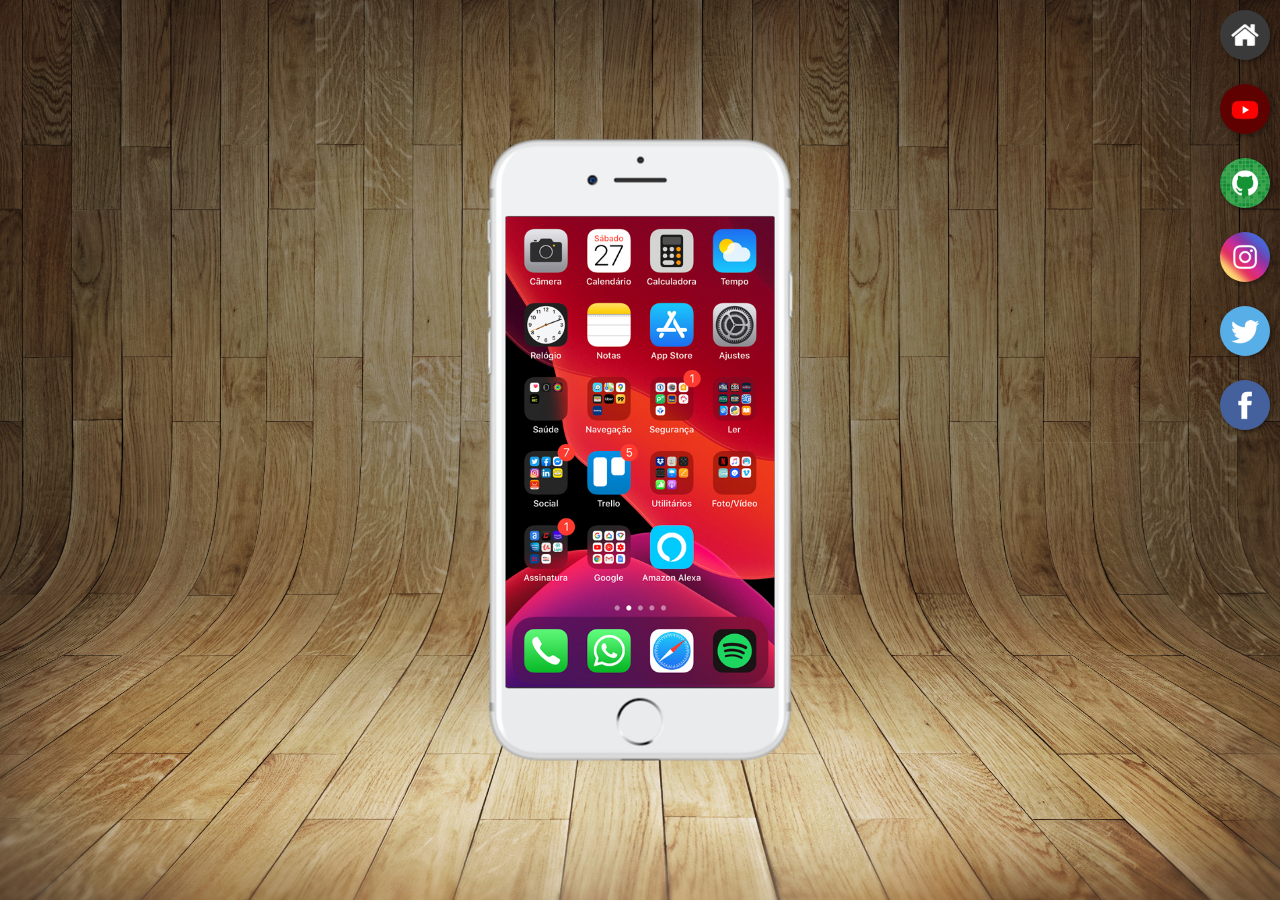
<file: index.html>
<!DOCTYPE html>
<html lang="pt-pt">
<head>
    <meta charset="UTF-8">
    <meta http-equiv="X-UA-Compatible" content="IE=edge">
    <meta name="viewport" content="width=device-width, initial-scale=1.0">
    <link rel="shortcut icon" href="favicon.ico" type="image/x-icon">
    <link rel="stylesheet" href="estilos/styles.css">
    <title>Redes Sociais</title>
</head>
<body>
    <main>
        <section id="telefone">
            <iframe src="home.html" name="tela" id="tela" frameborder="0">
                O seu navegador não é compatível com isso
            </iframe>
        
        </section>
        <section id="redes-sociais">
            <a href="home.html" target="tela"><img src="imagens/logo-home.jpg" alt="Início"></a><br>
            <a href="youtube.html" target="tela"><img src="imagens/logo-youtube.jpg" alt="YouTube"></a><br>
            <a href="github.html" target="tela"><img src="imagens/logo-github.jpg" alt="GitHub"></a><br>
            <a href="instagram.html" target="tela"><img src="imagens/logo-instagram.jpg" alt="Instagram"></a><br>
            <a href="twitter.html" target="tela"><img src="imagens/logo-twitter.jpg" alt="Twitter"></a><br>
            <a href="facebook.html" target="tela"><img src="imagens/logo-facebook.jpg" alt="Facebook"></a><br>
        </section>    
    </main>
</body>
</html>
</file>
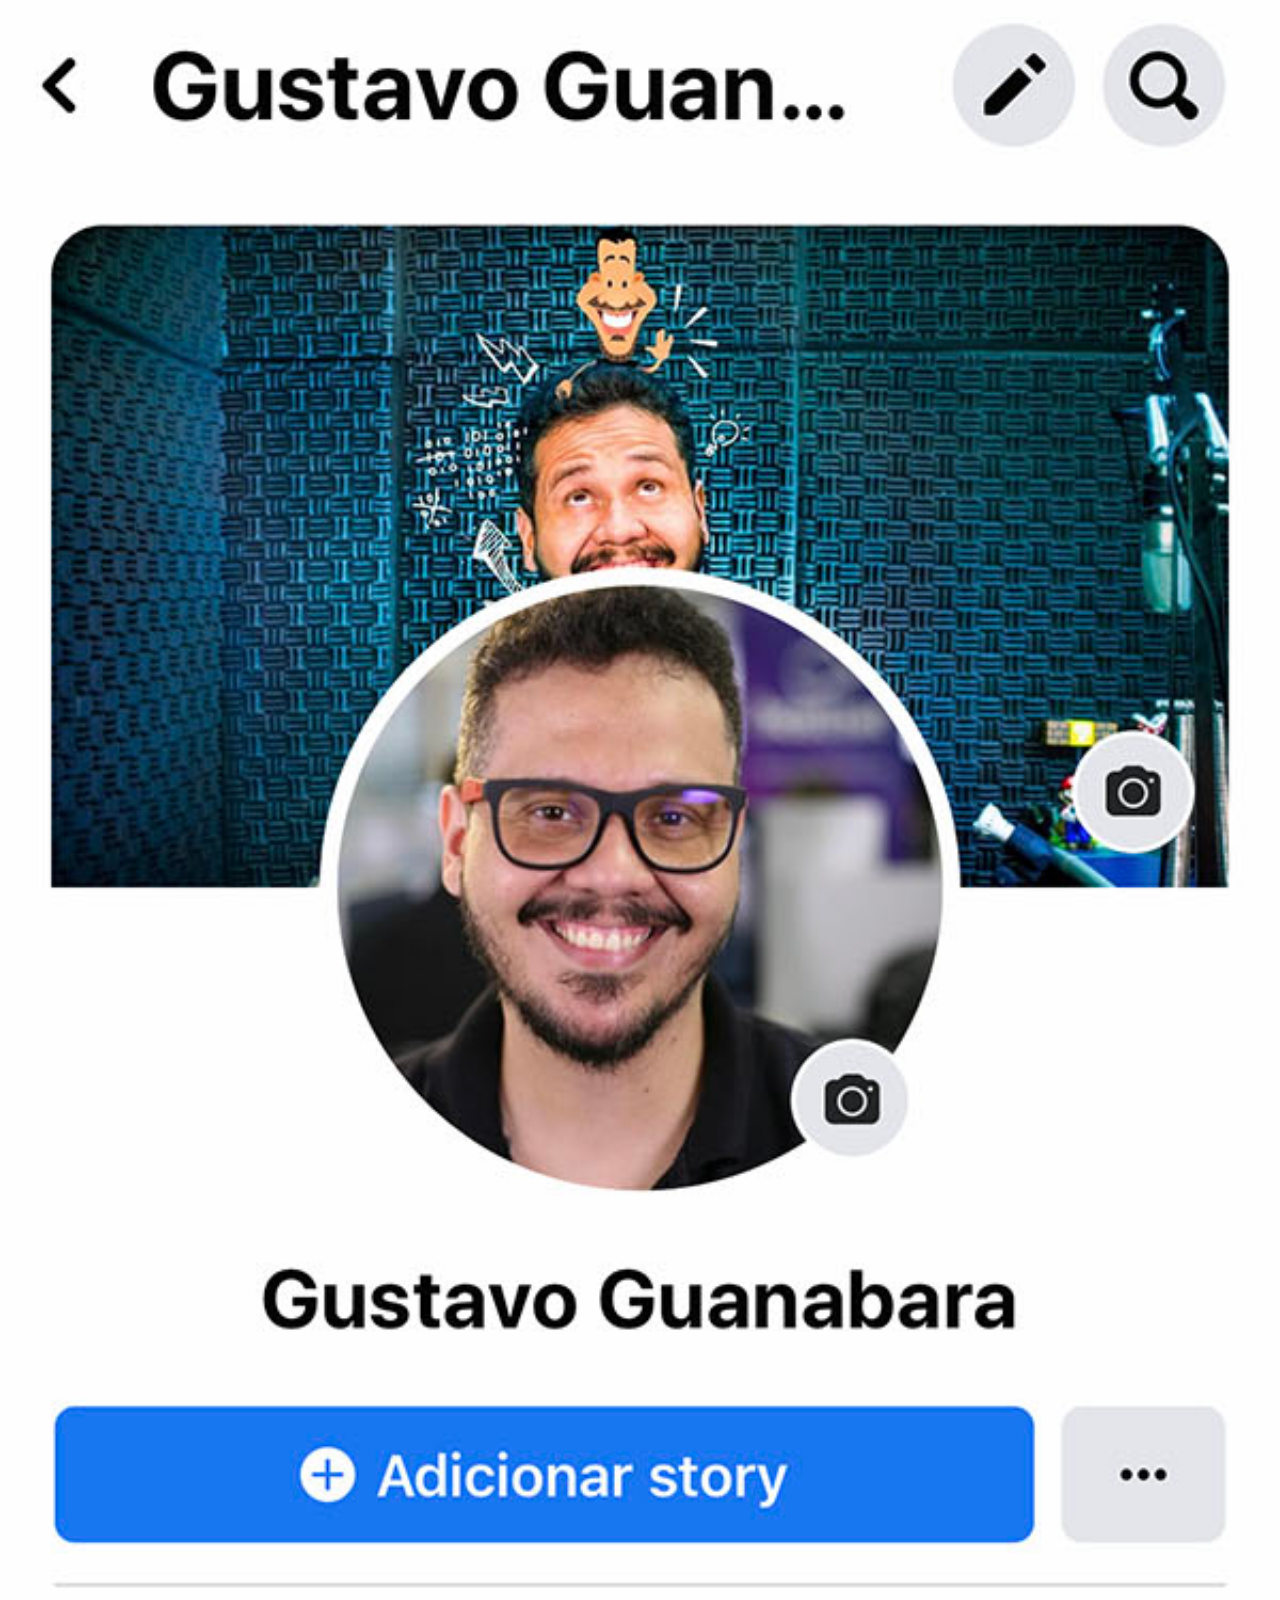
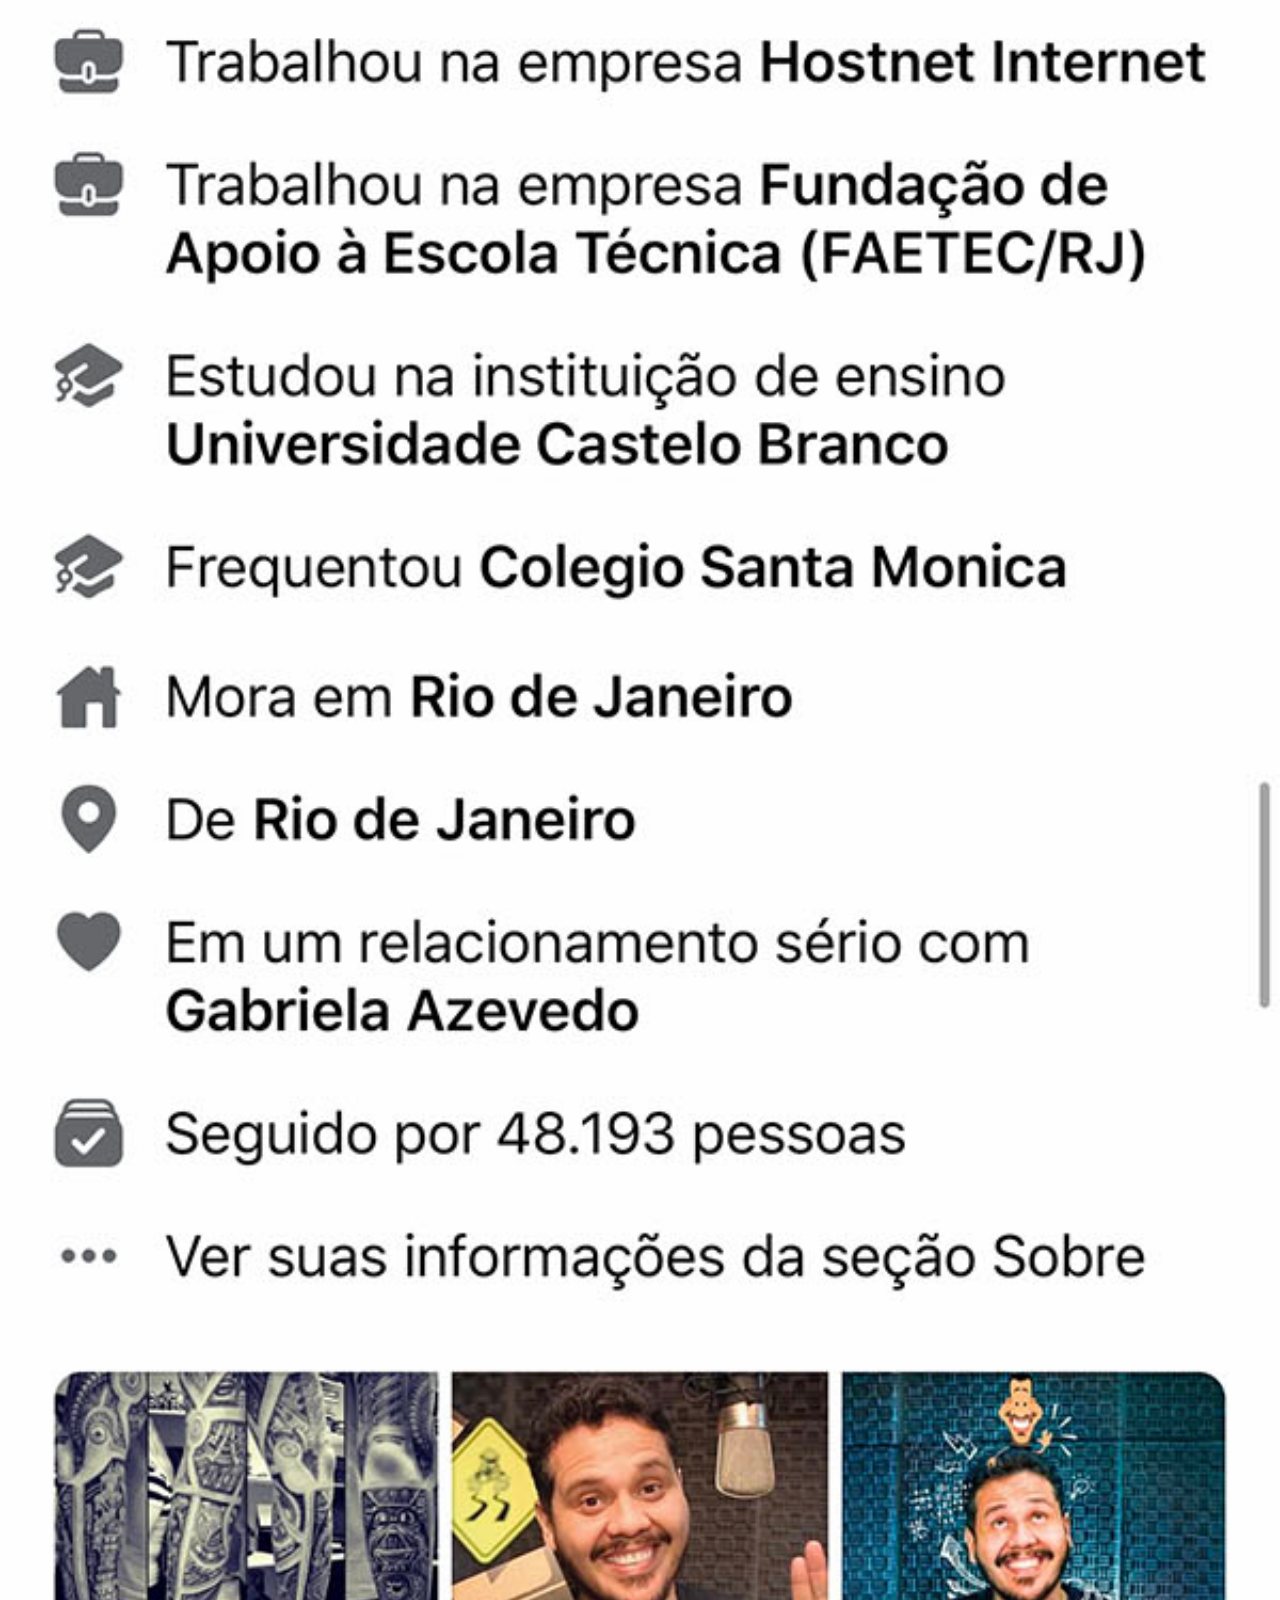
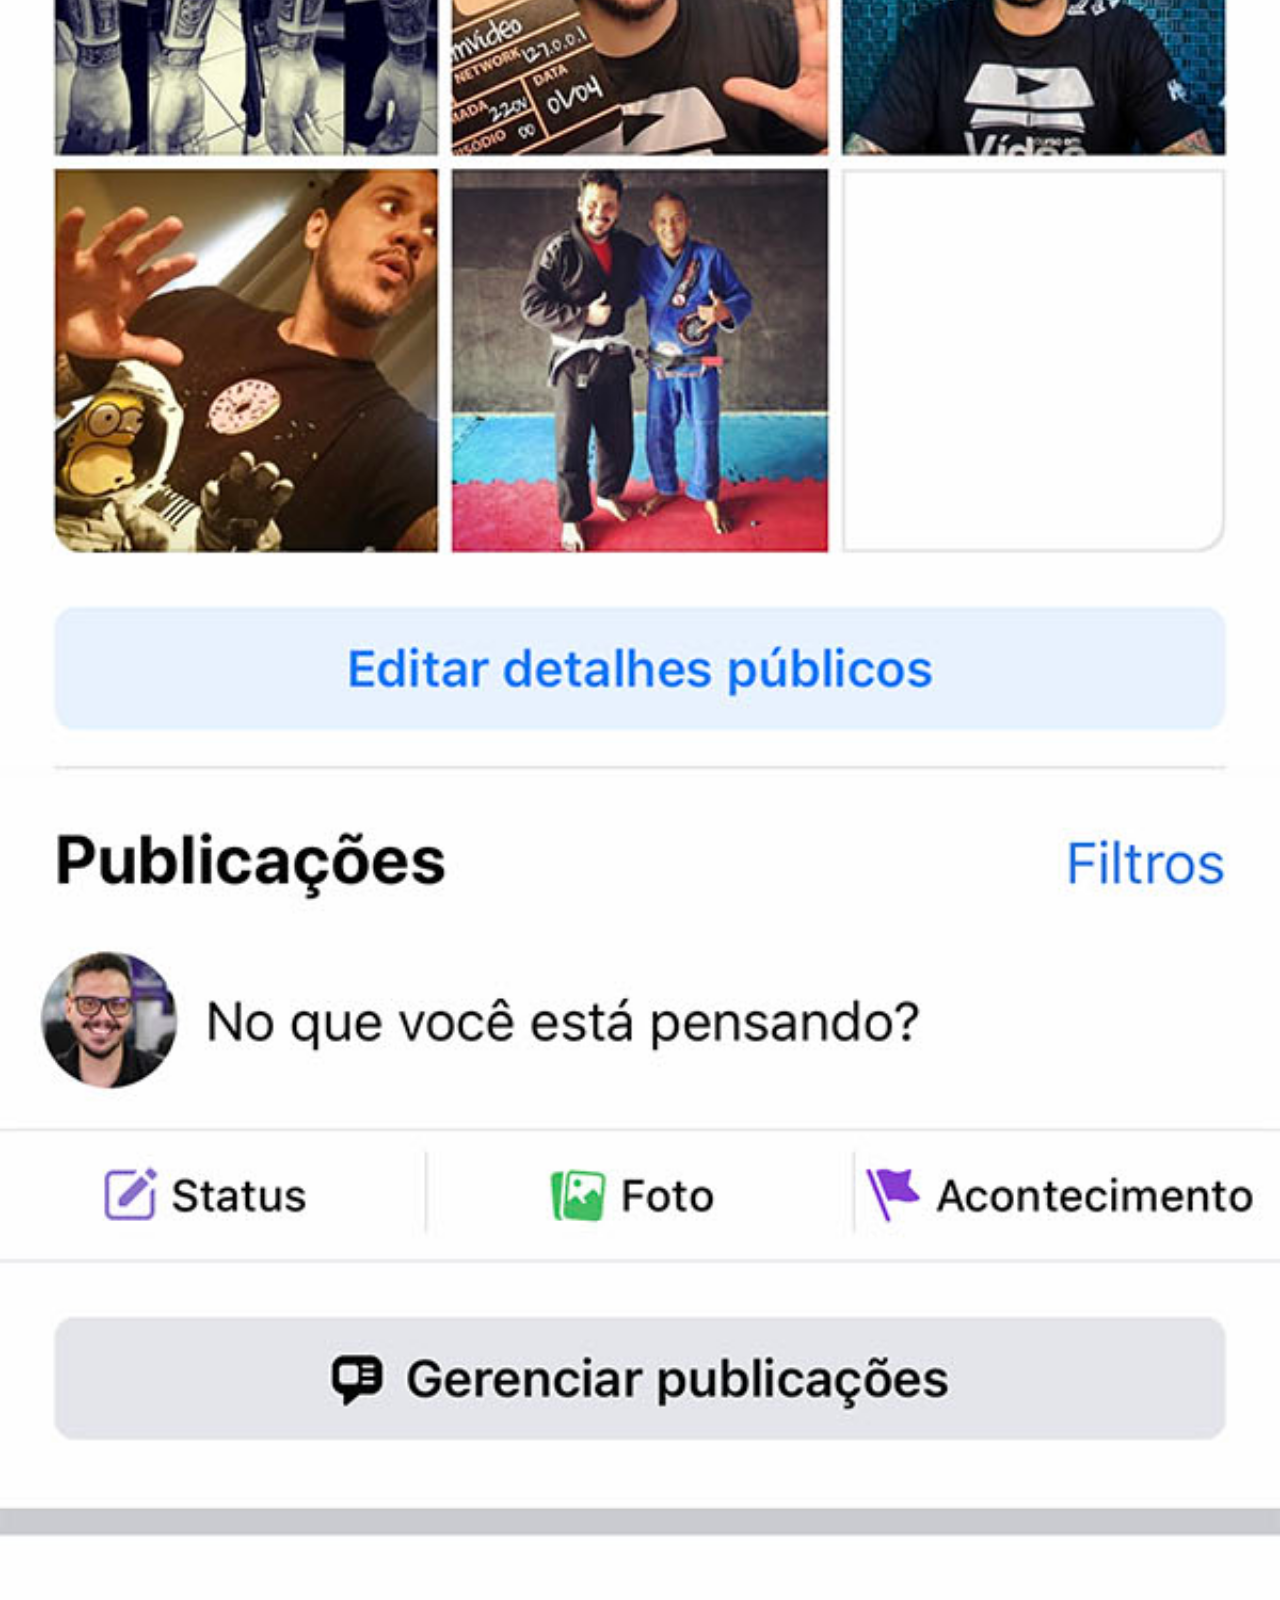
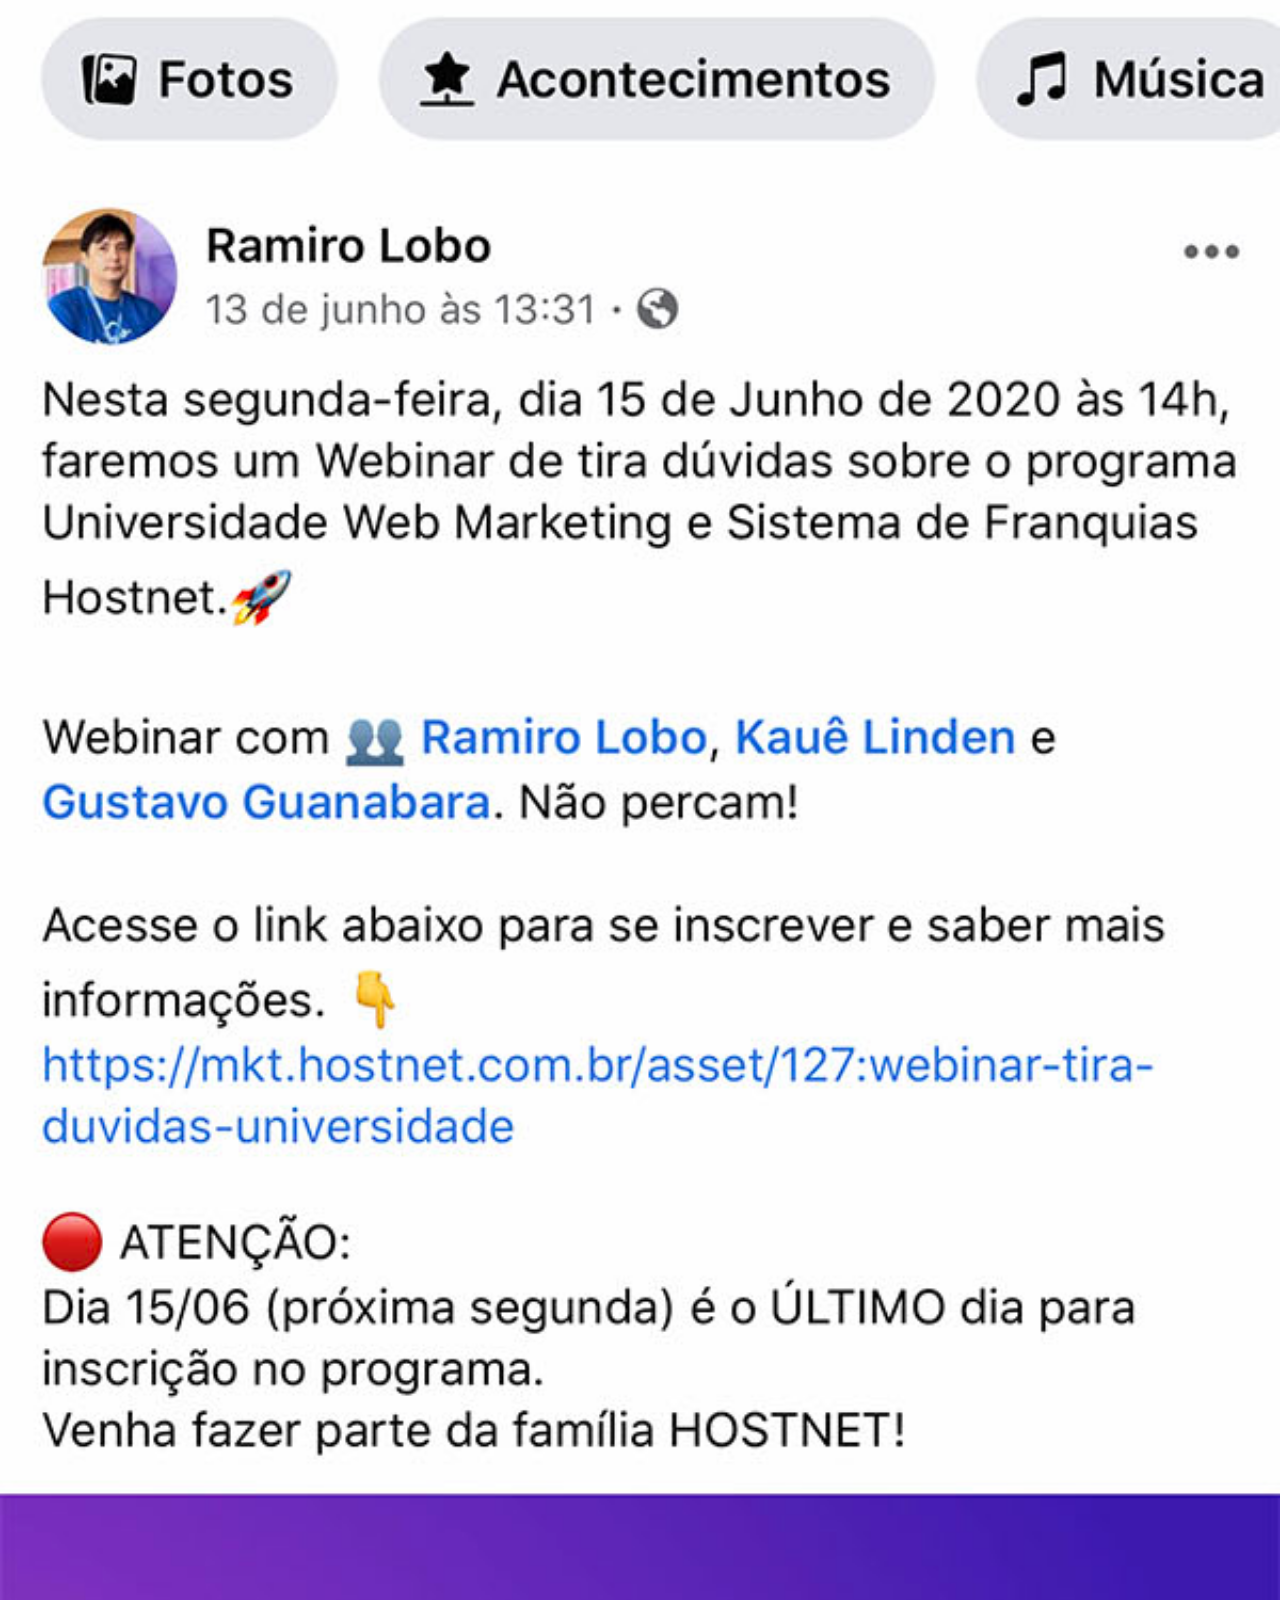
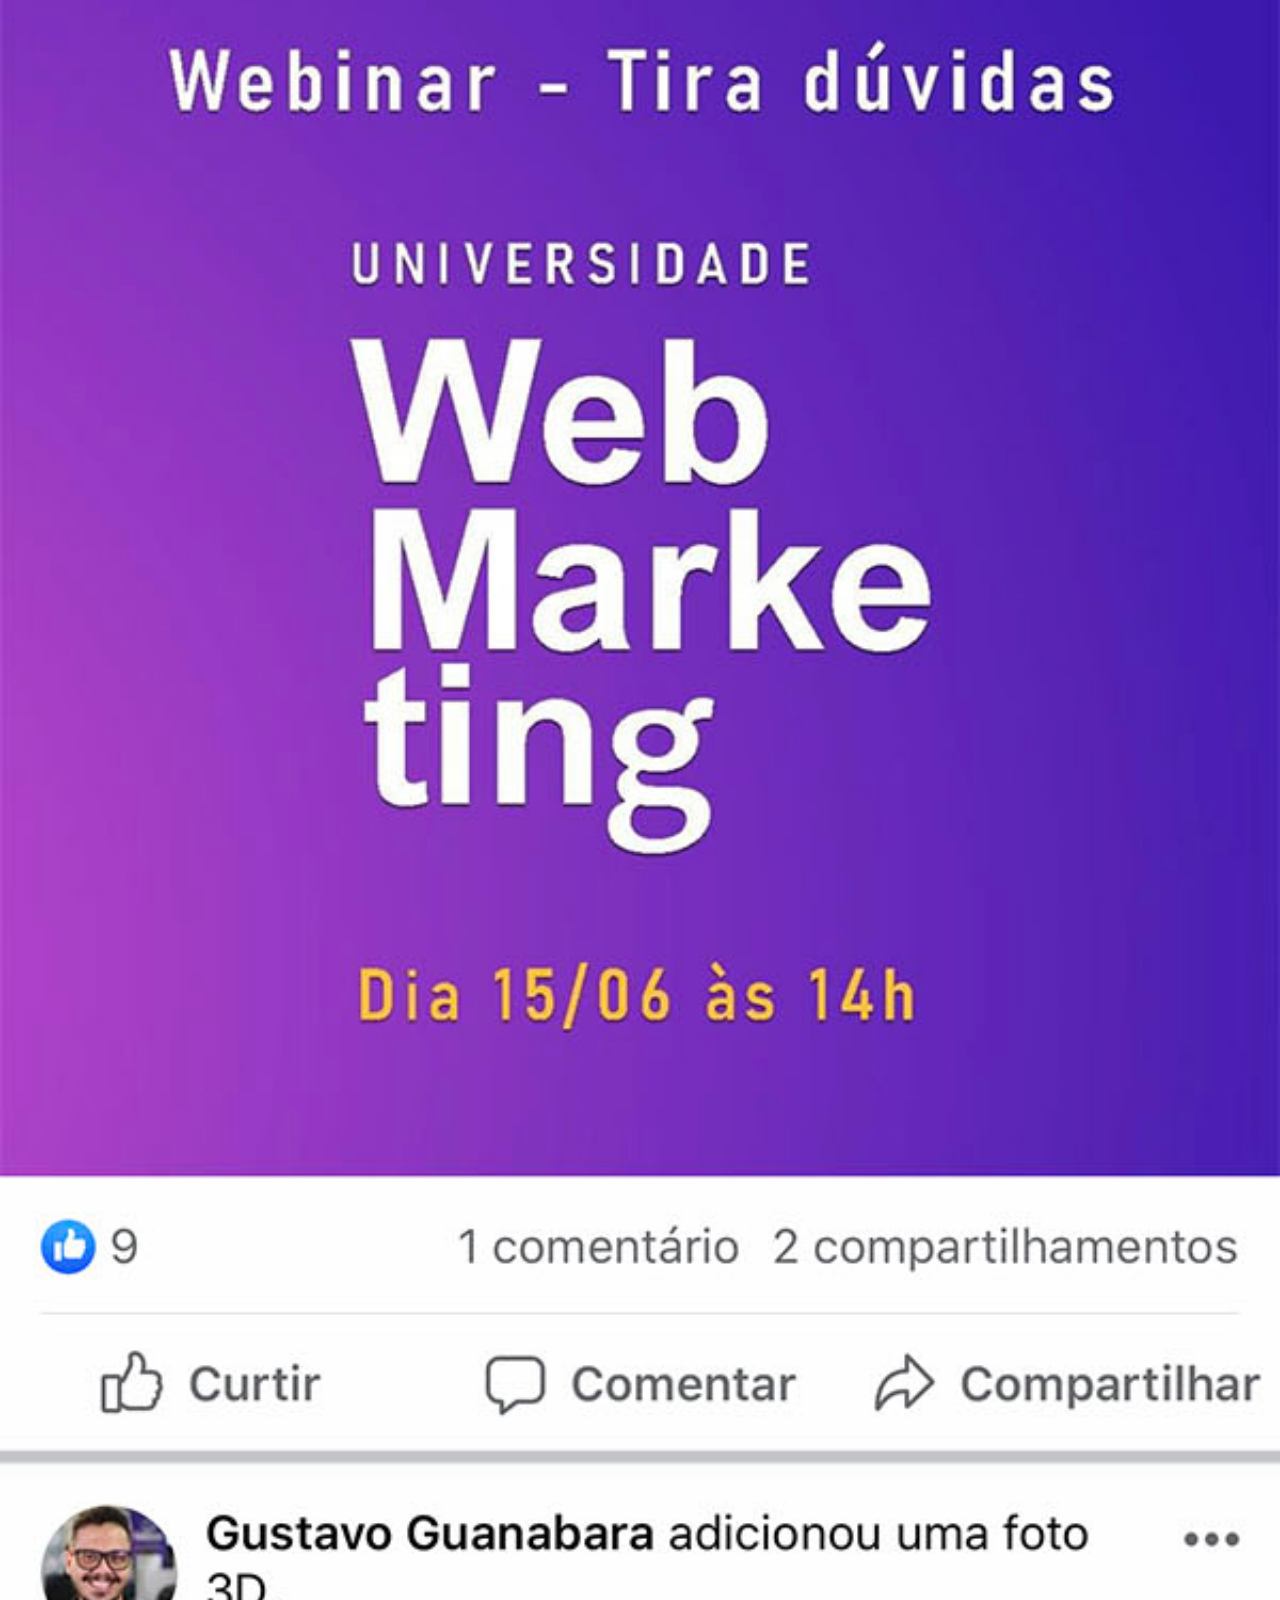
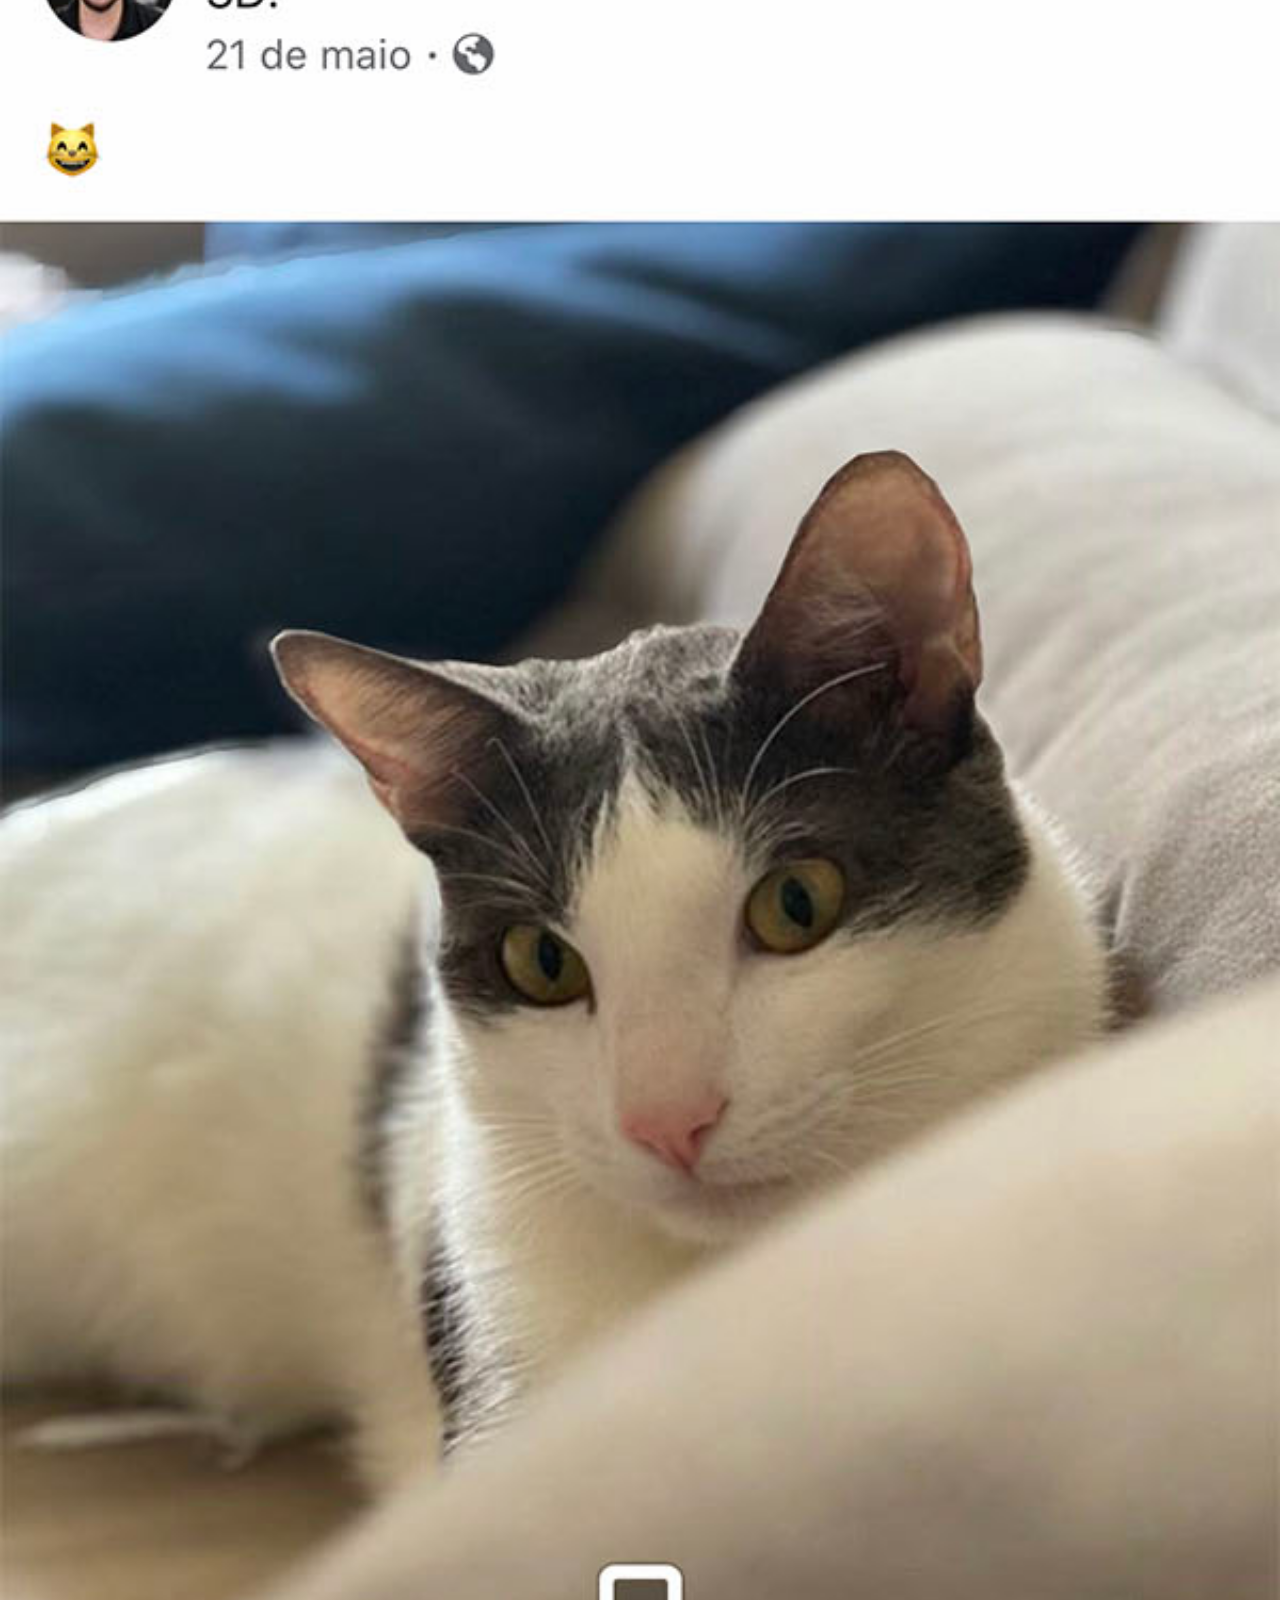
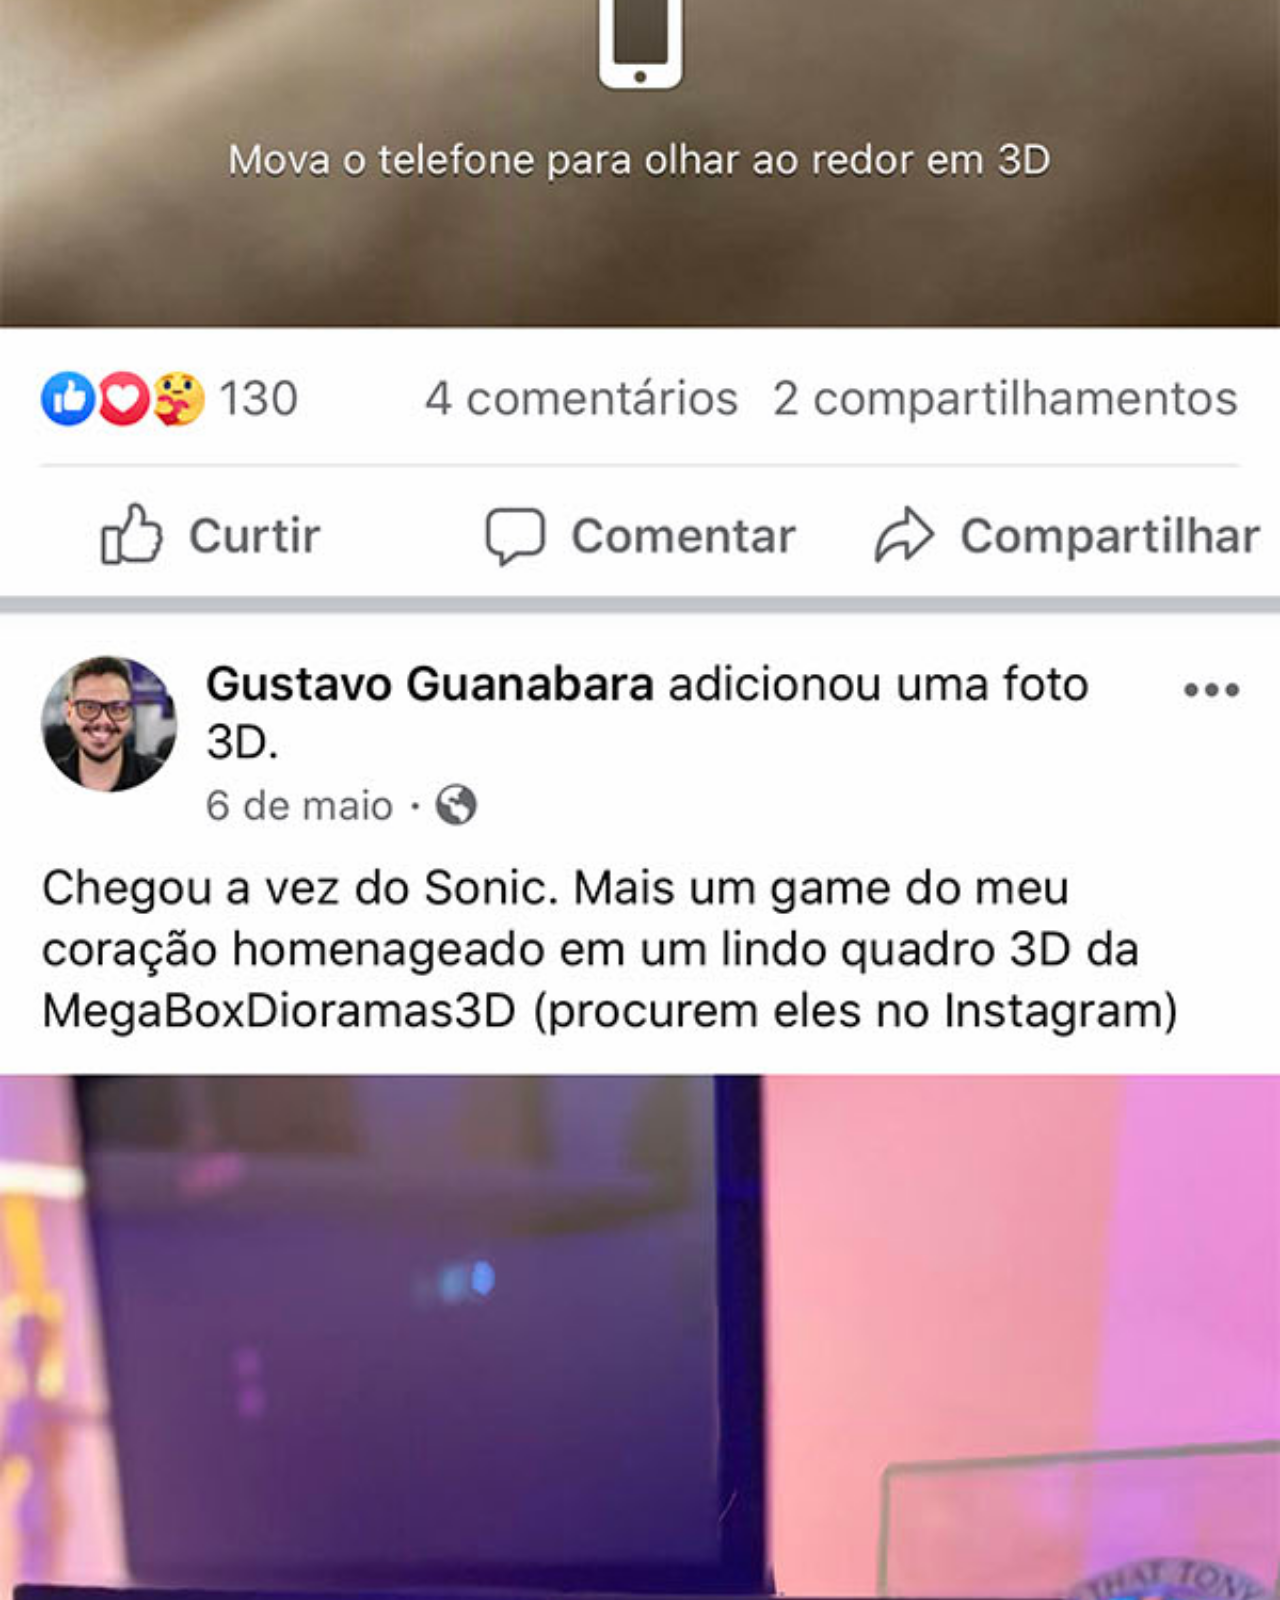
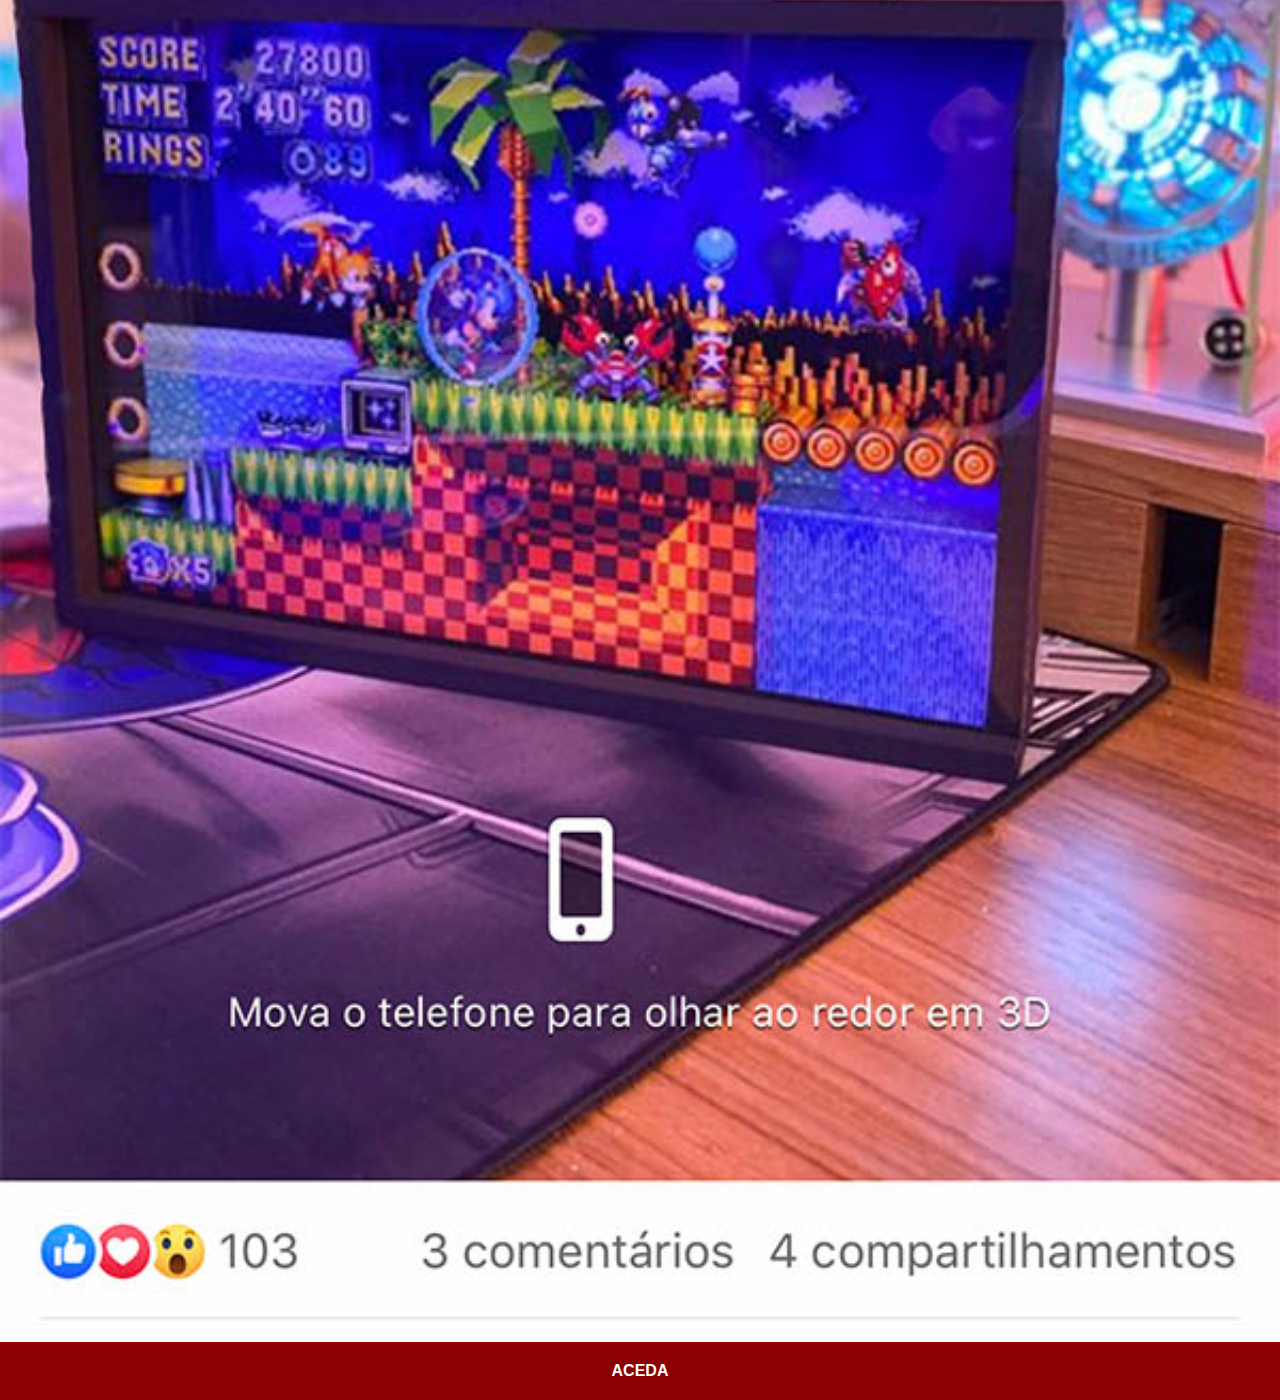
<file: facebook.html>
<!DOCTYPE html>
<html lang="pt-pt">
<head>
    <meta charset="UTF-8">
    <meta http-equiv="X-UA-Compatible" content="IE=edge">
    <meta name="viewport" content="width=device-width, initial-scale=1.0">
    <title>Facebook</title>
    <link rel="stylesheet" href="estilos/social.css">
</head>
<body>
    <img src="imagens/tela-facebook.jpg" alt="Facebook">
    <a href="https://www.facebook.com/" target="_blank">ACEDA</a>
</body>
</html>
</file>
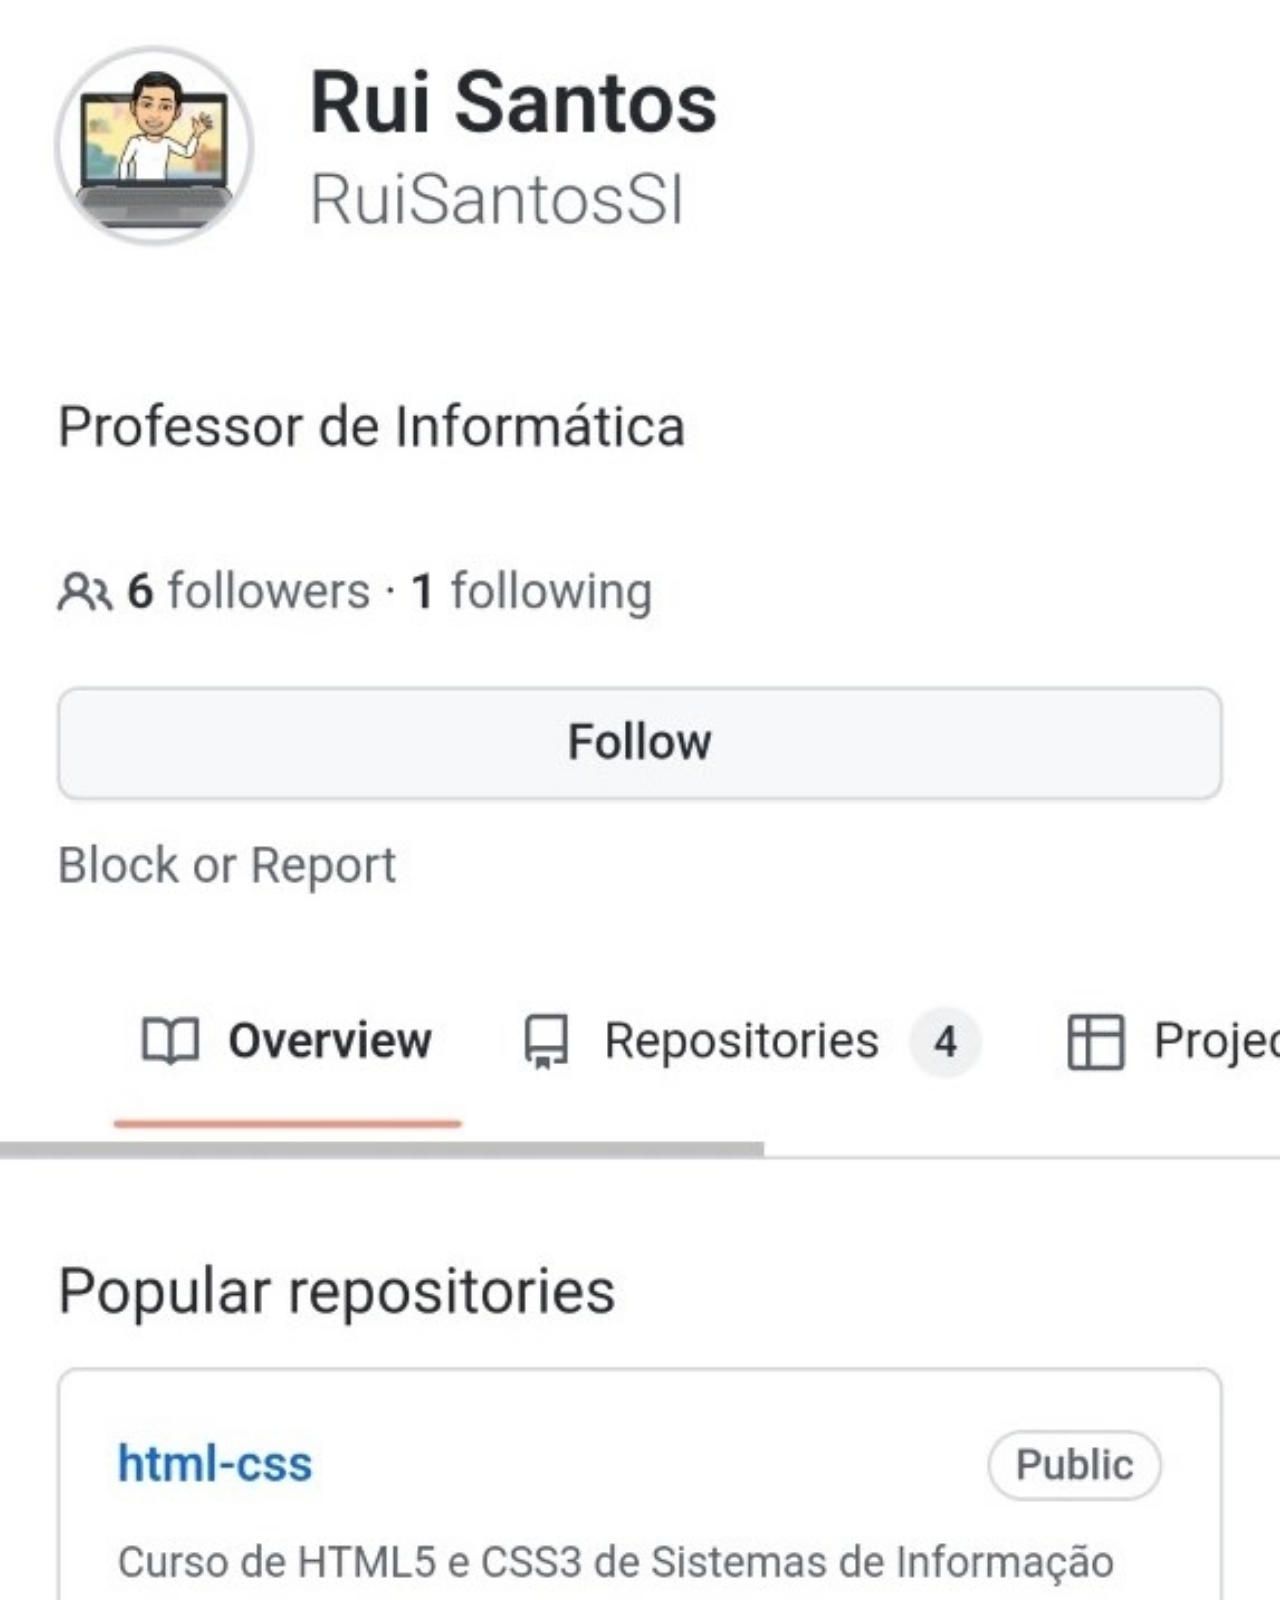
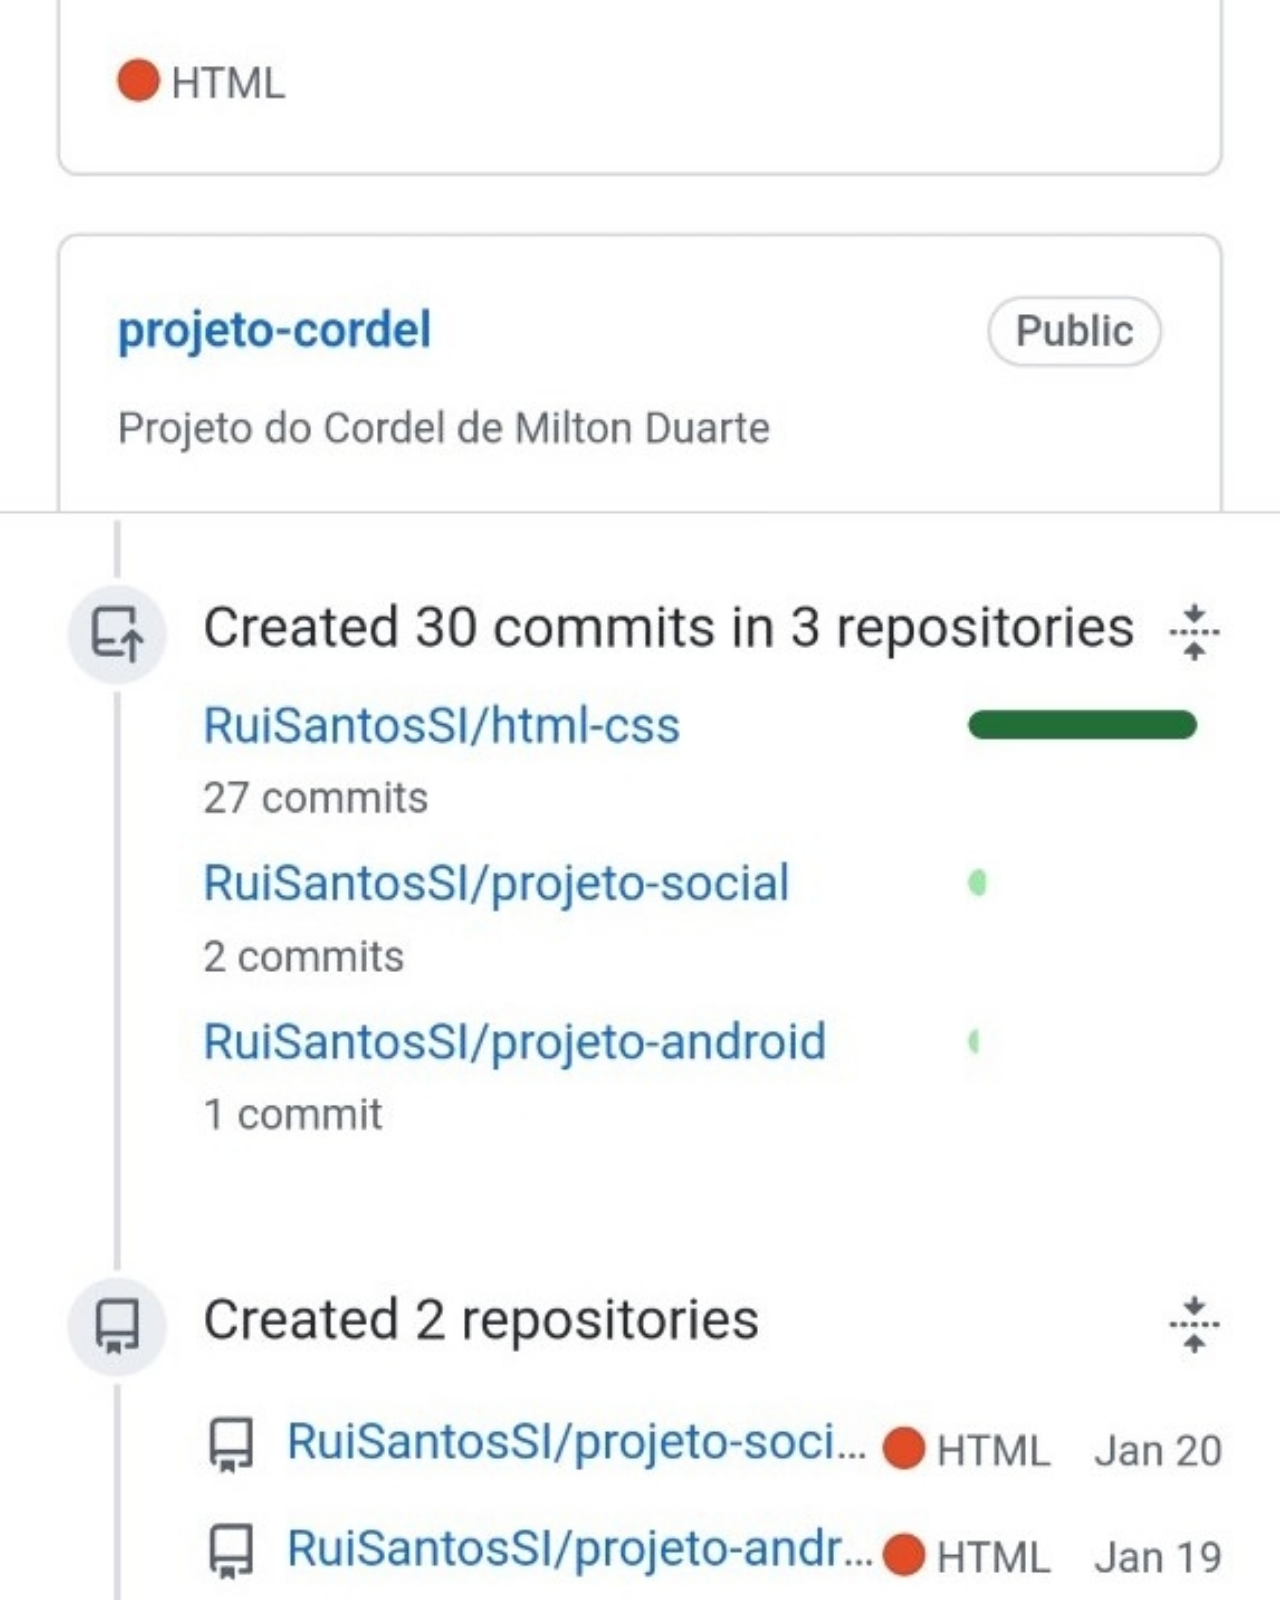
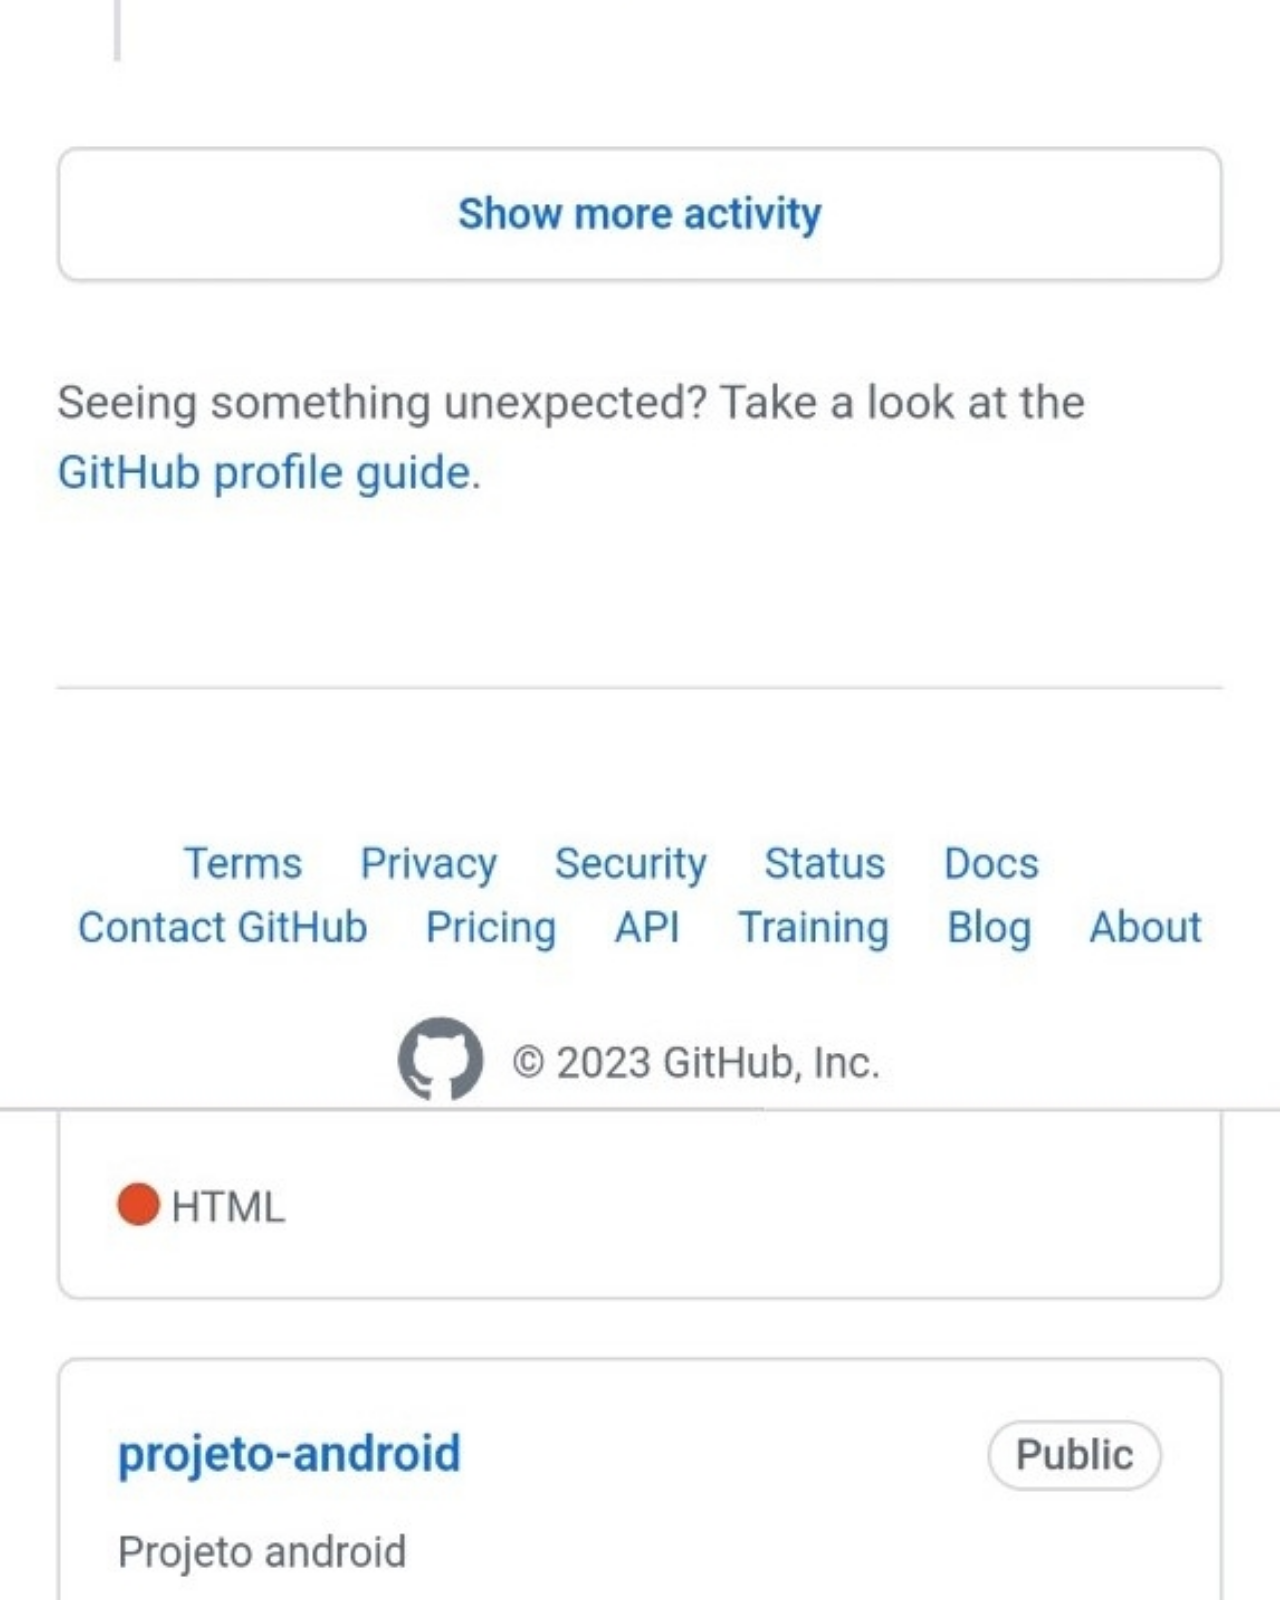
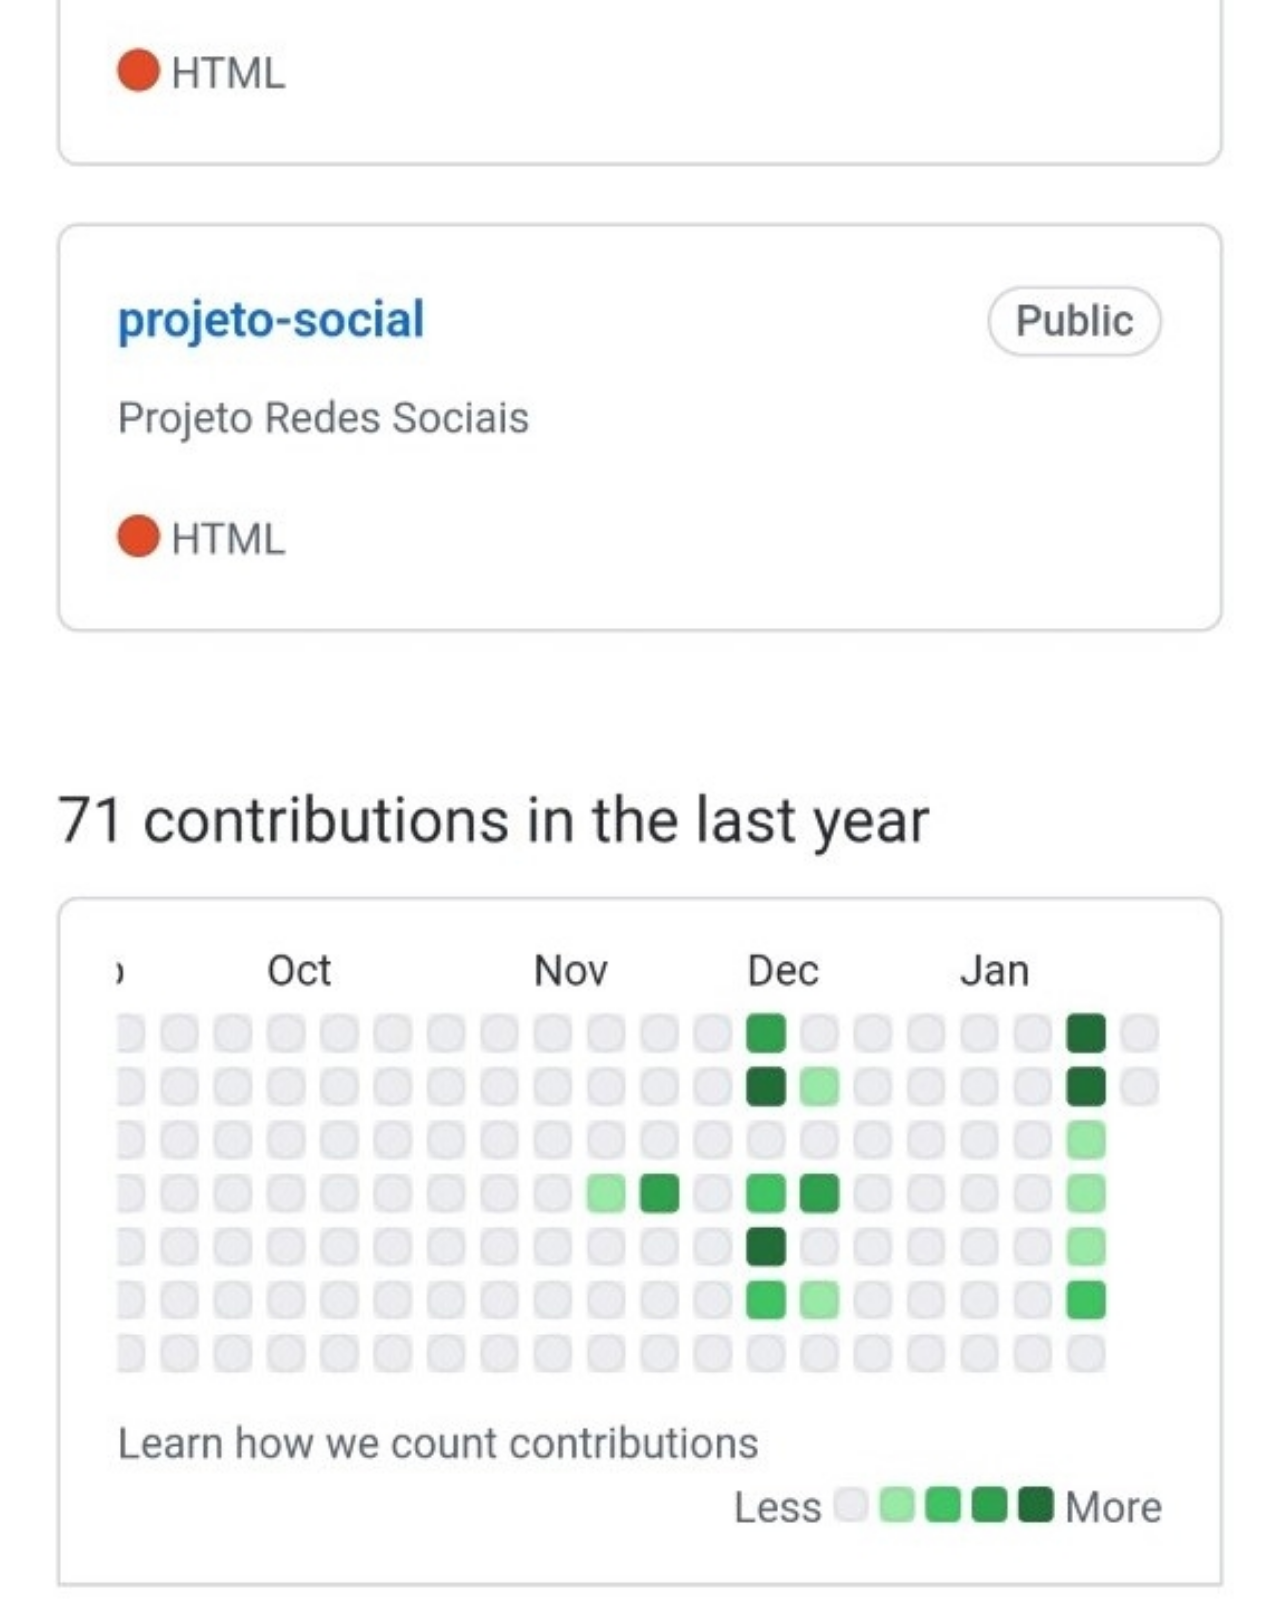
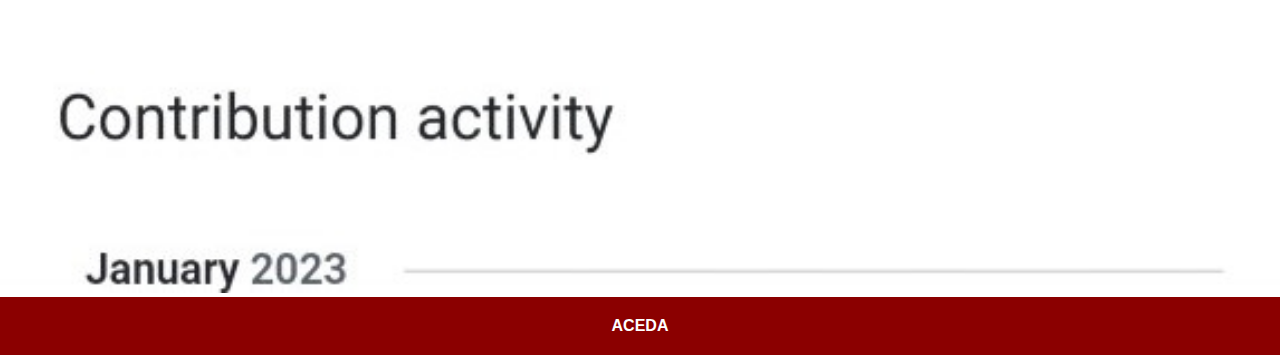
<file: github.html>
<!DOCTYPE html>
<html lang="pt-pt">
<head>
    <meta charset="UTF-8">
    <meta http-equiv="X-UA-Compatible" content="IE=edge">
    <meta name="viewport" content="width=device-width, initial-scale=1.0">
    <title>GitHub</title>
    <link rel="stylesheet" href="estilos/social.css">
</head>
<body>
    <img src="imagens/tela-github (1).jpg" alt="GitHub">
    <a href="https://github.com/RuiSantosSI" target="_blank">ACEDA</a>
</body>
</html>
</file>
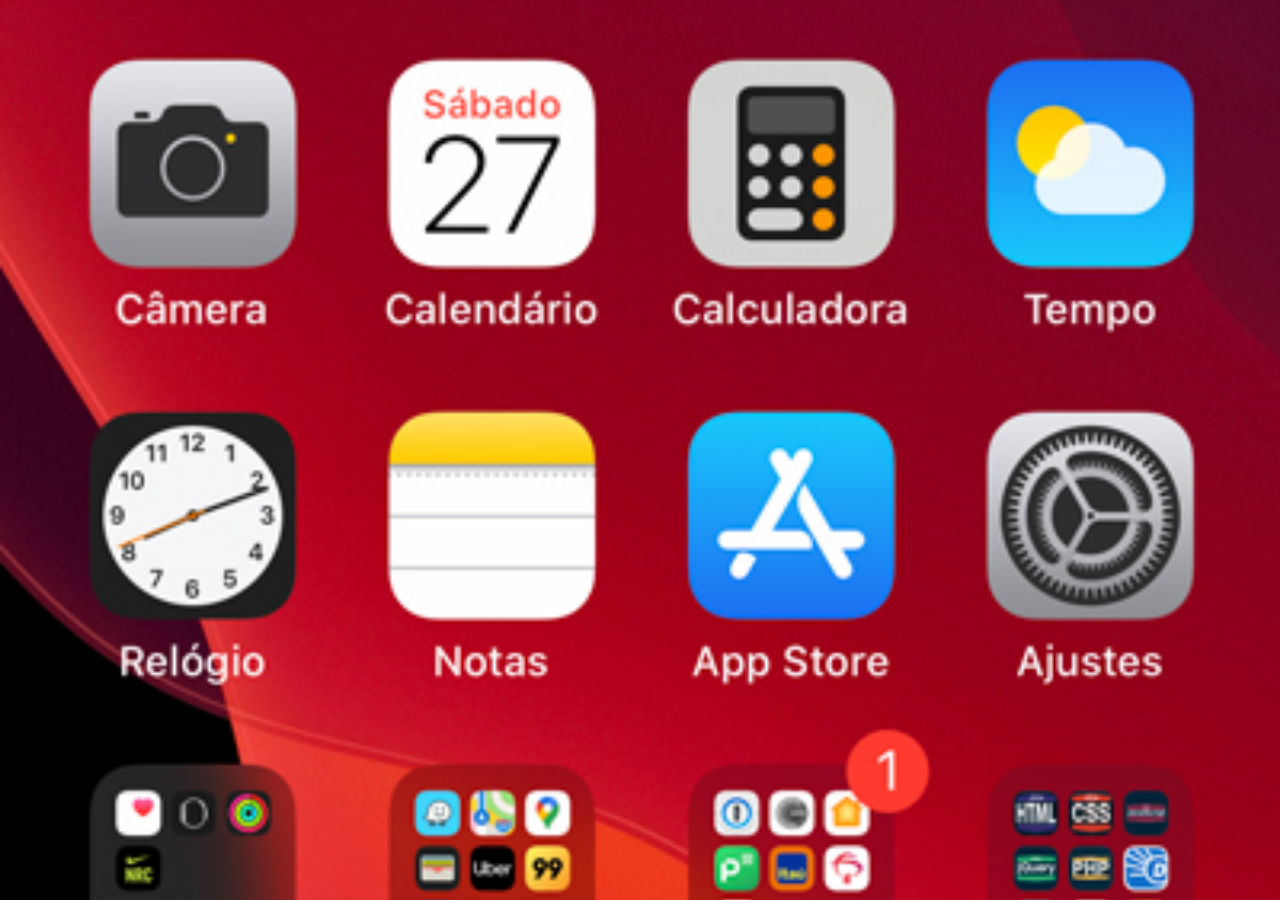
<file: home.html>
<!DOCTYPE html>
<html lang="pt-pt">
<head>
    <meta charset="UTF-8">
    <meta http-equiv="X-UA-Compatible" content="IE=edge">
    <meta name="viewport" content="width=device-width, initial-scale=1.0">
    <title>Home</title>
</head>
<style>
    * {
        margin: 0px;
        padding: 0px;
    }

    body {
        width: 100vw;
        height: 100vh;
        background: black url('imagens/tela-home.jpg') no-repeat top center;
        background-size: cover;
    }

</style>
<body>
    
</body>
</html>
</file>
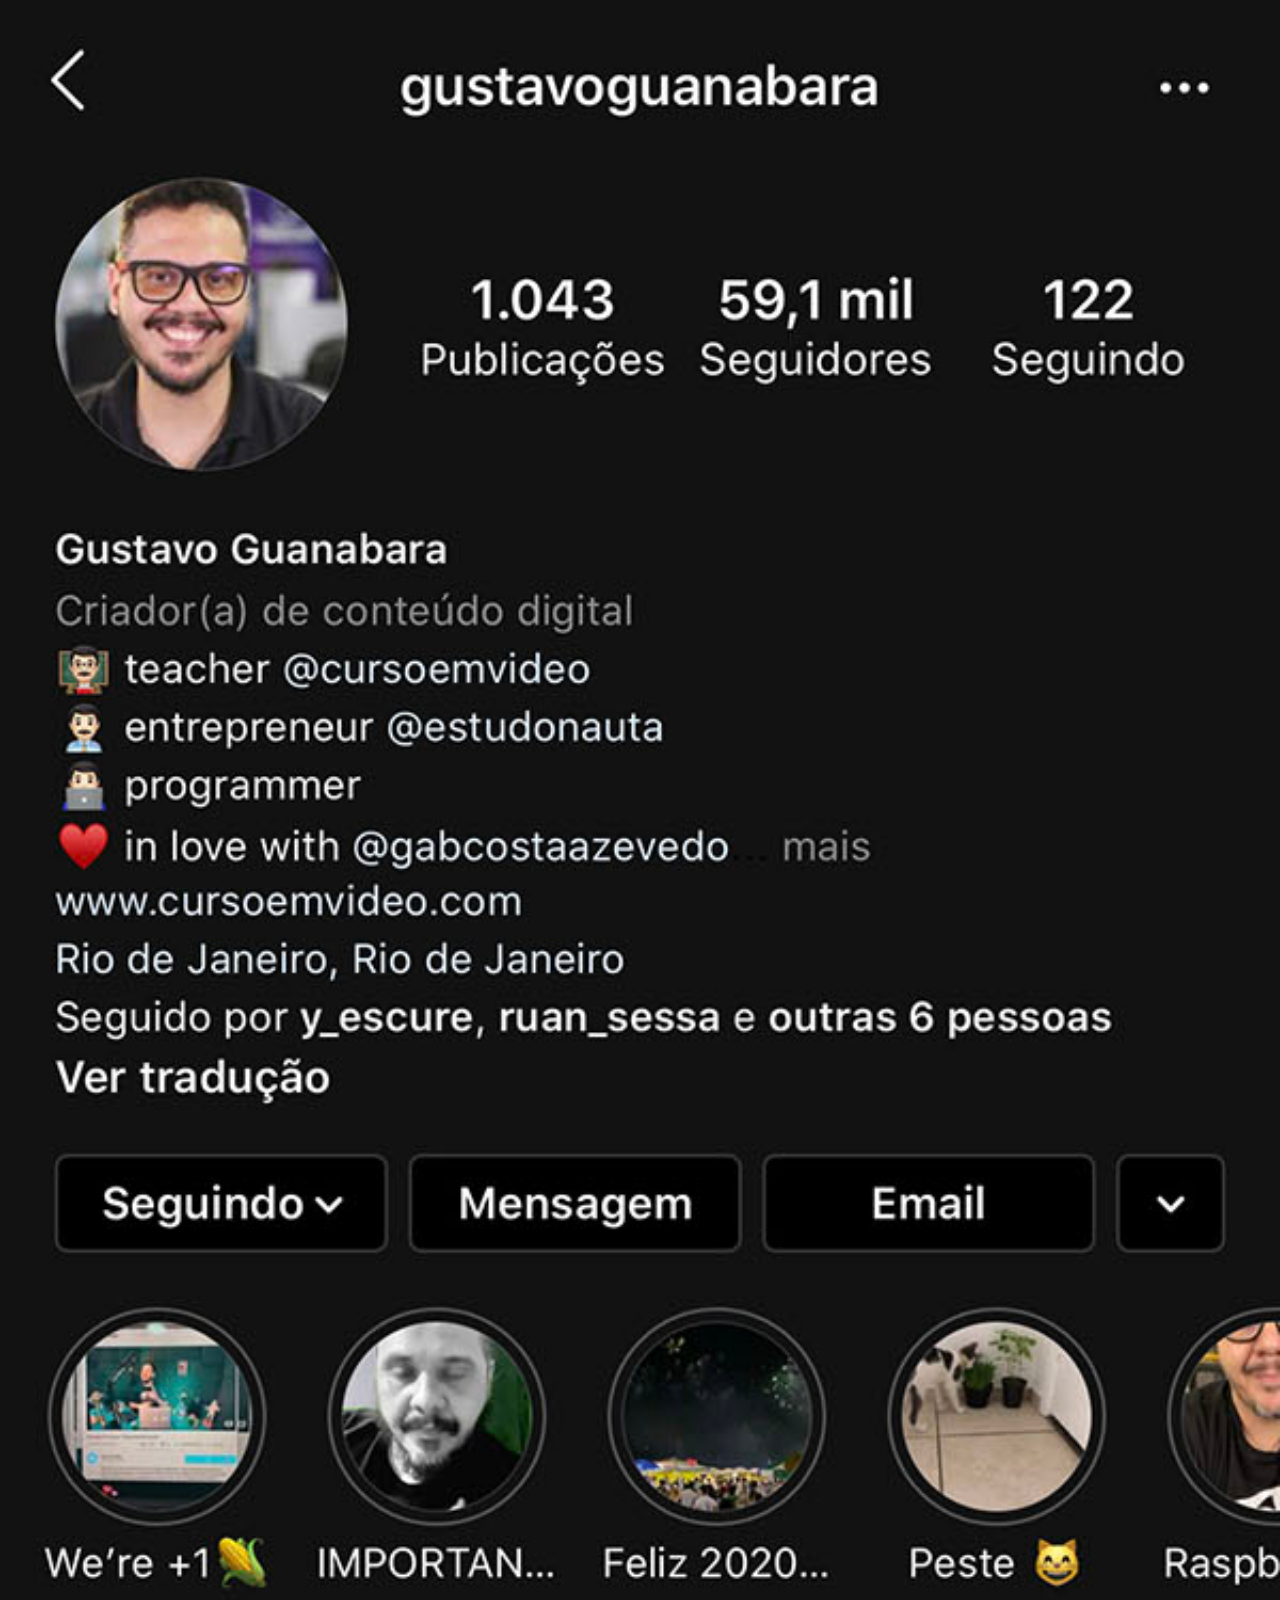
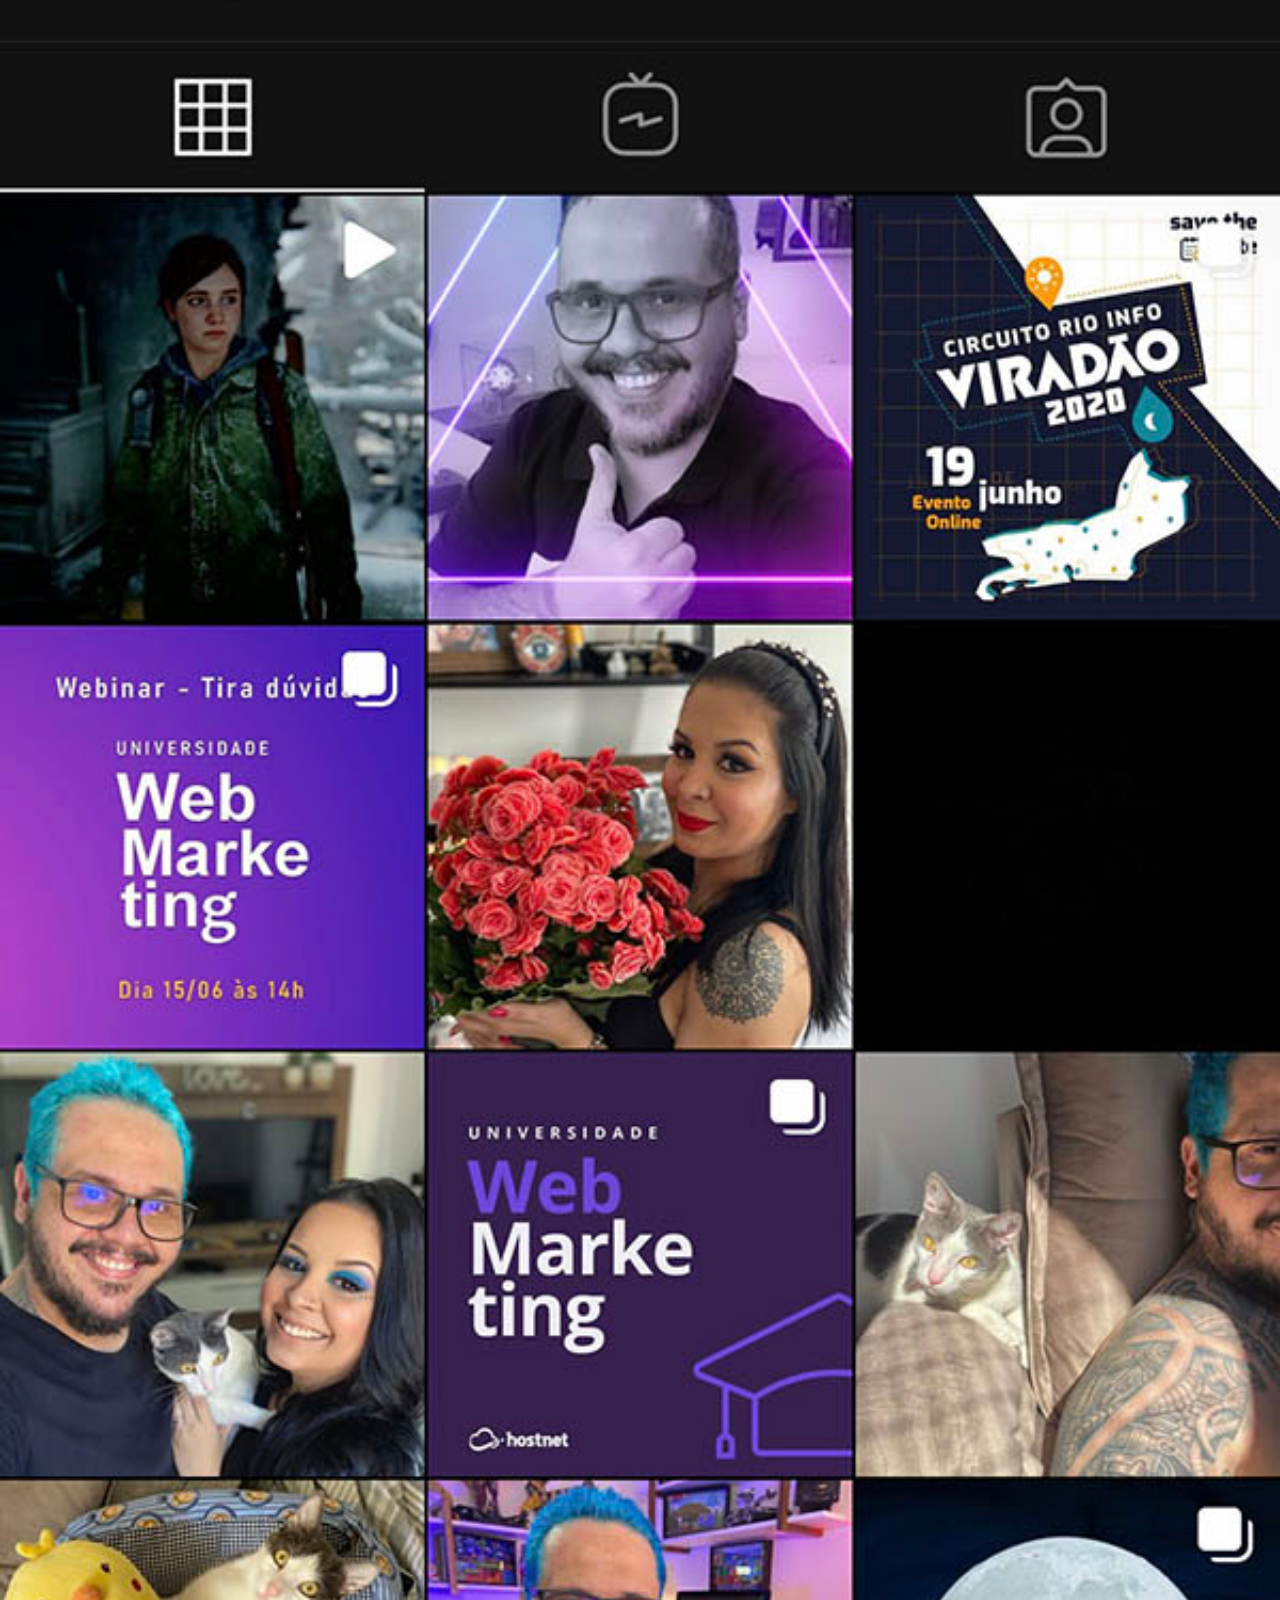
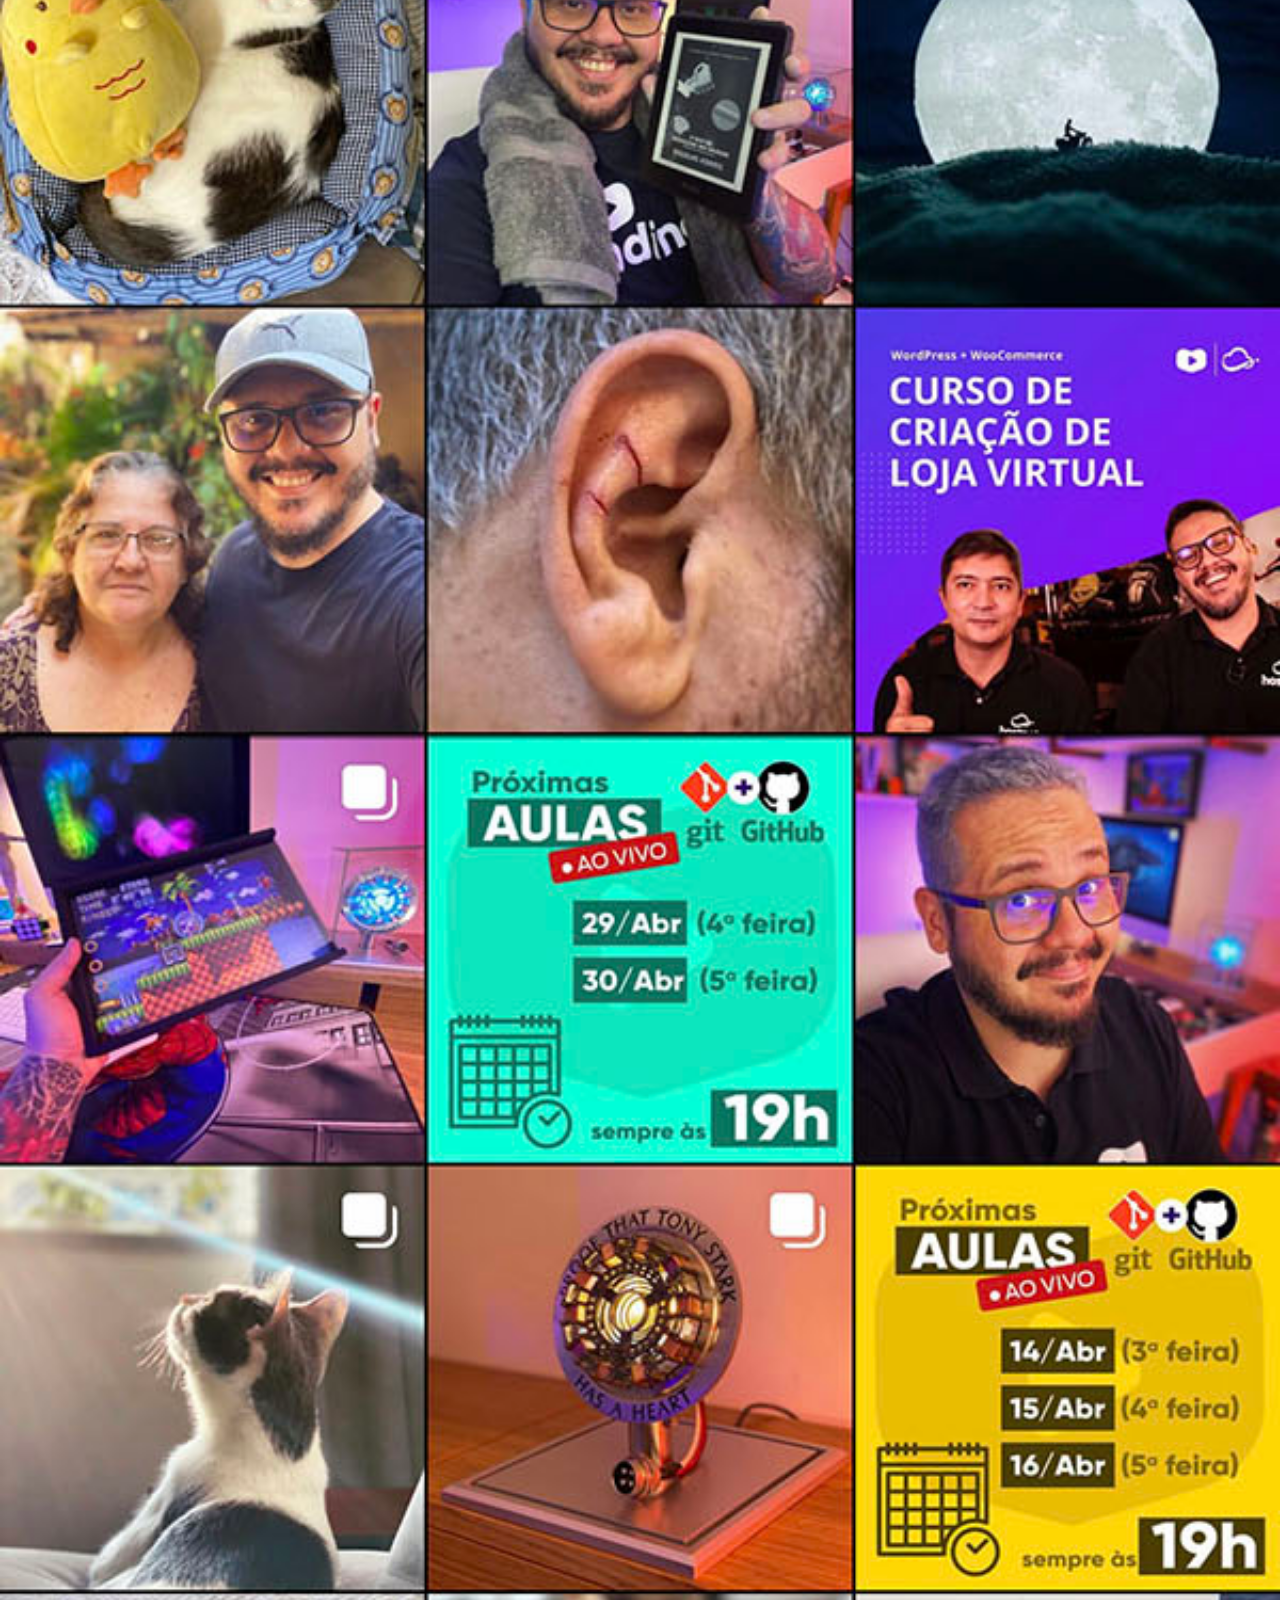
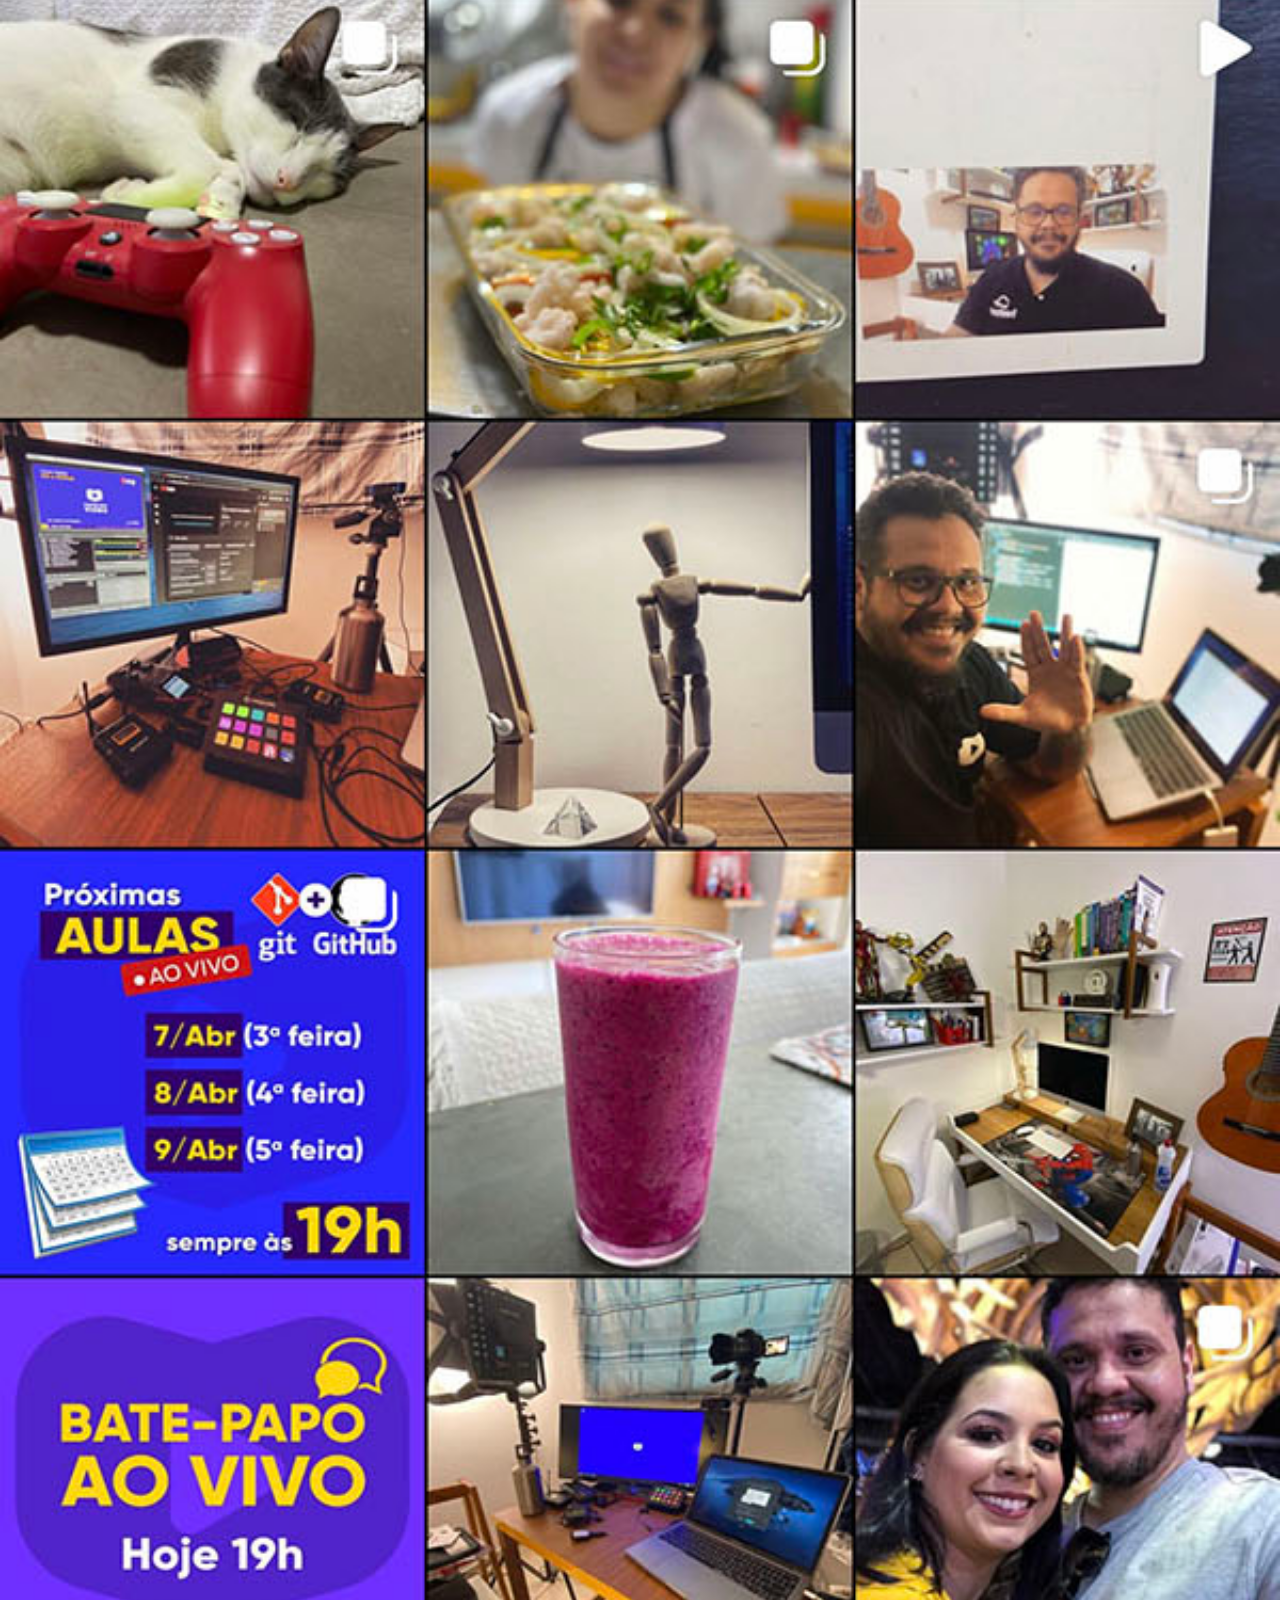
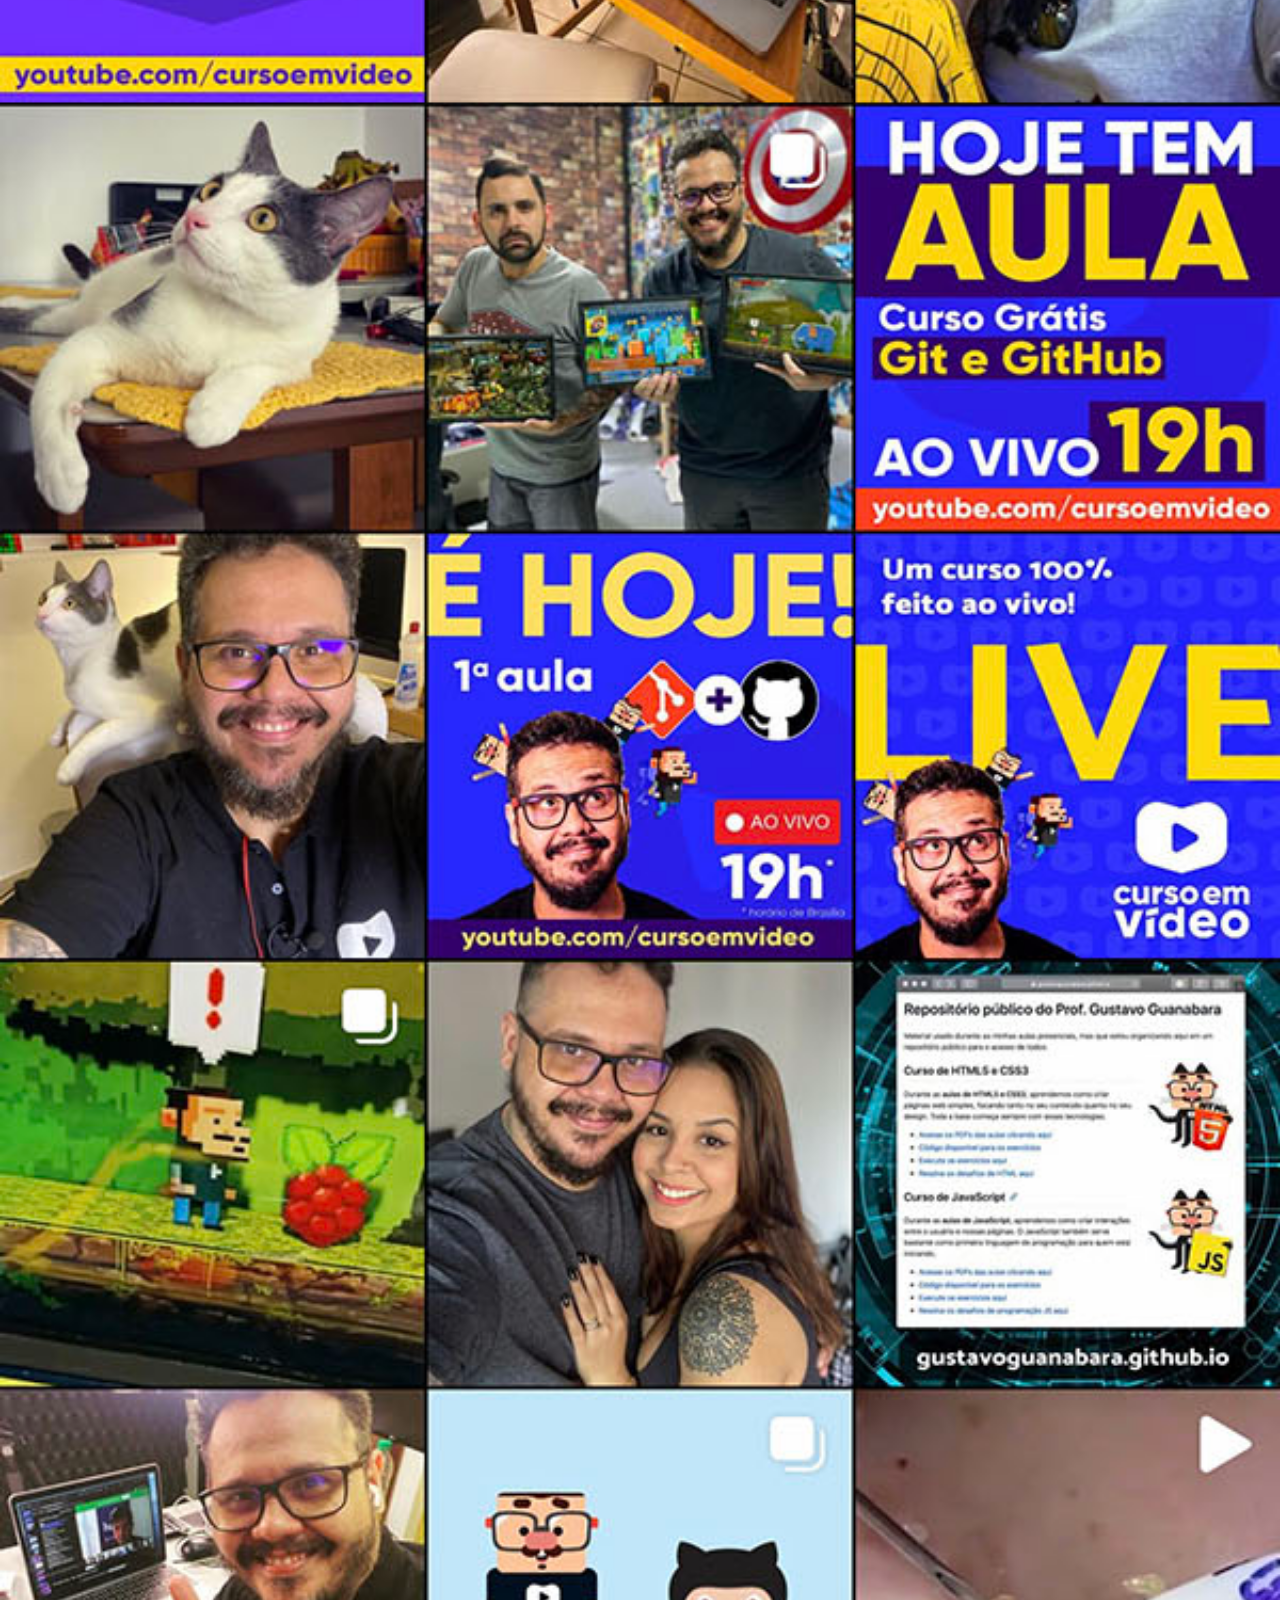
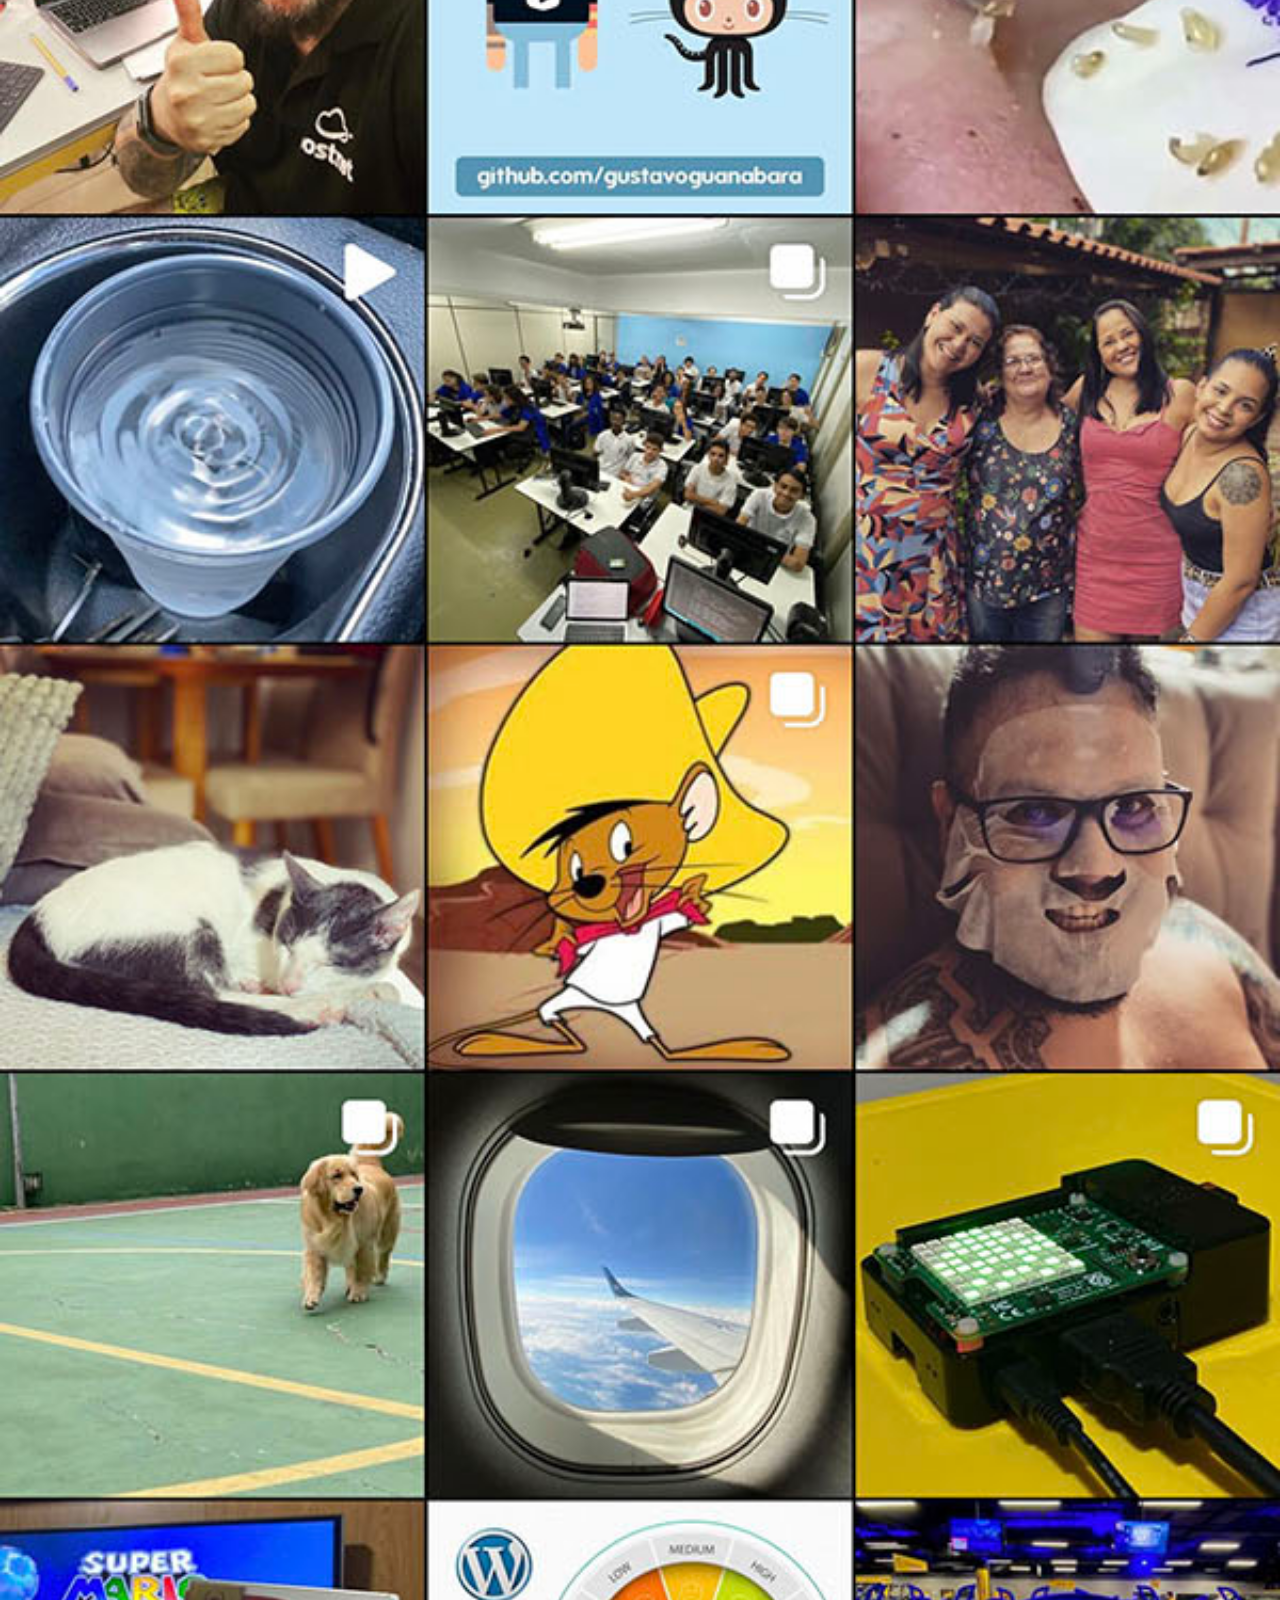
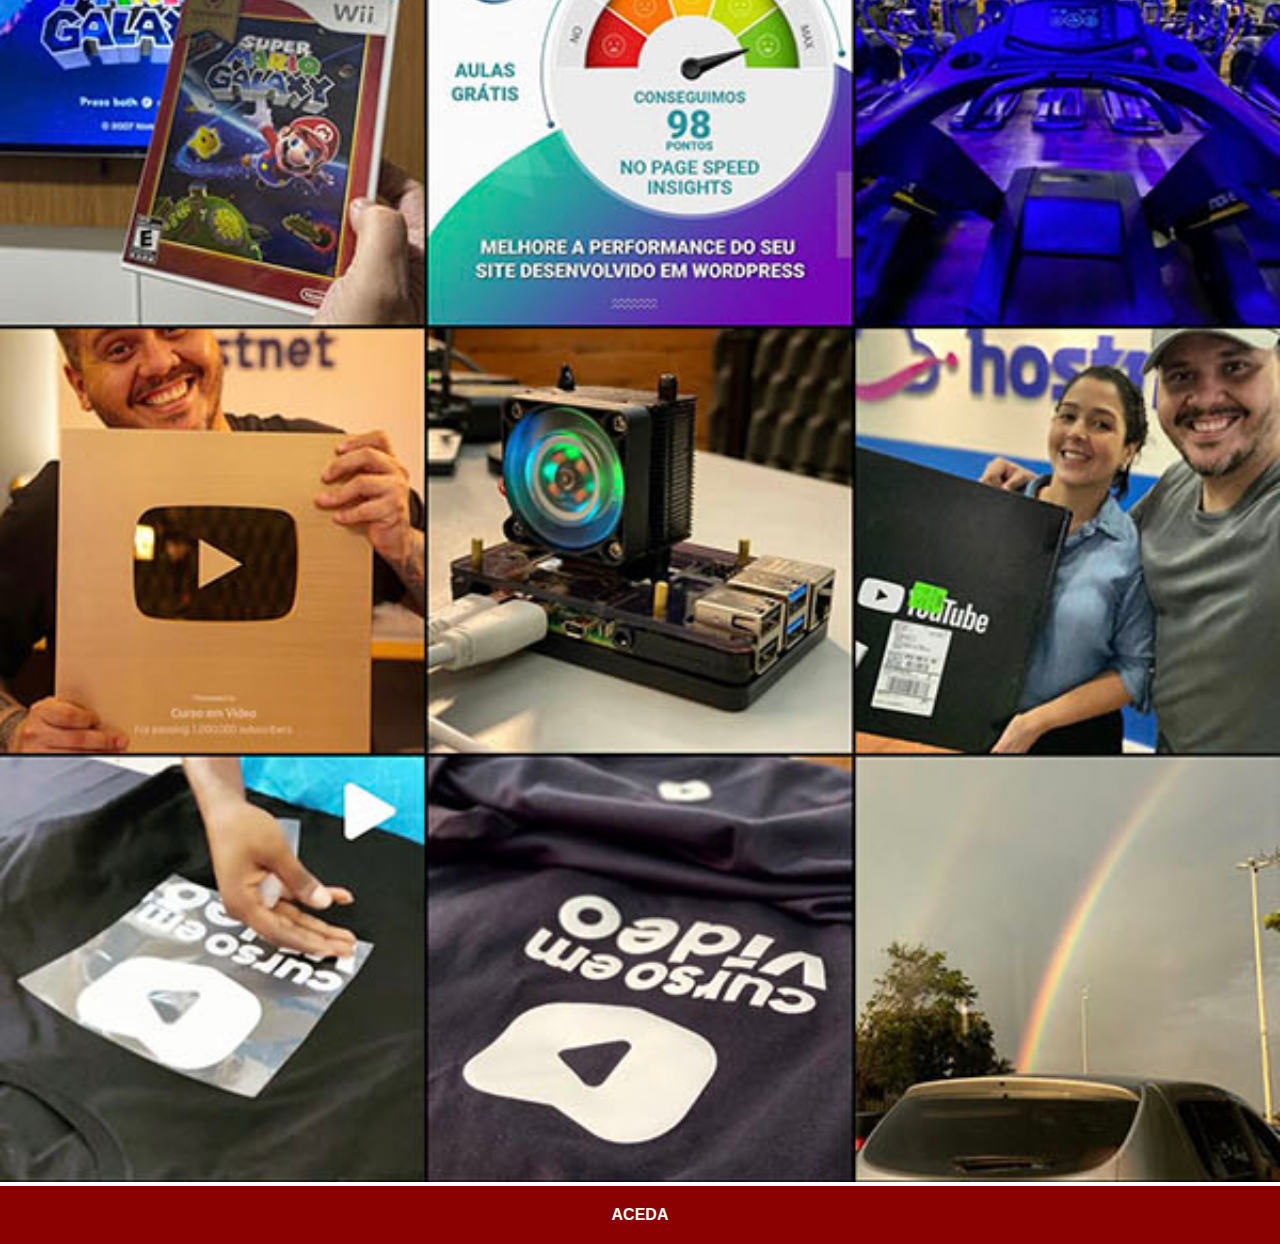
<file: instagram.html>
<!DOCTYPE html>
<html lang="pt-pt">
<head>
    <meta charset="UTF-8">
    <meta http-equiv="X-UA-Compatible" content="IE=edge">
    <meta name="viewport" content="width=device-width, initial-scale=1.0">
    <title>Instagram</title>
    <link rel="stylesheet" href="estilos/social.css">
</head>
<body>
    <img src="imagens/tela-instagram.jpg" alt="Instagram">
    <a href="https://www.instagram.com/" target="_blank">ACEDA</a>
</body>
</html>
</file>
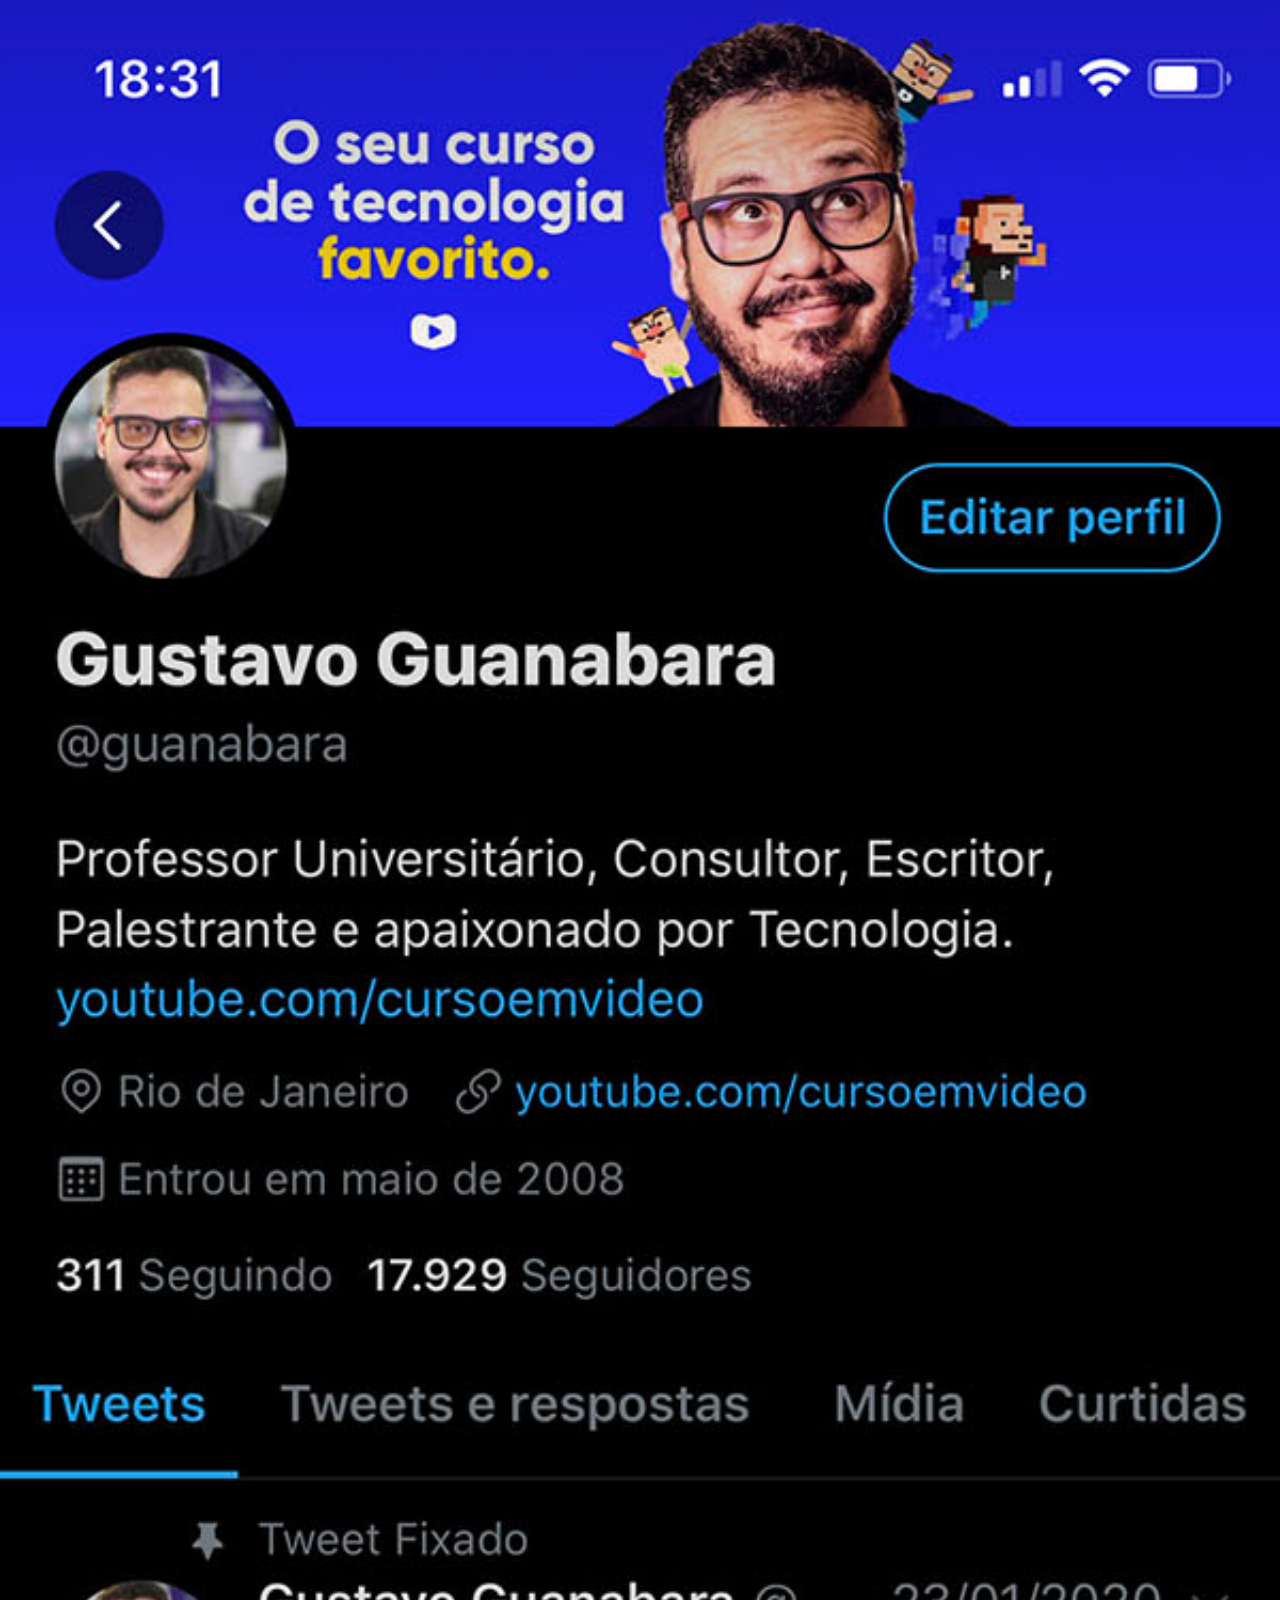
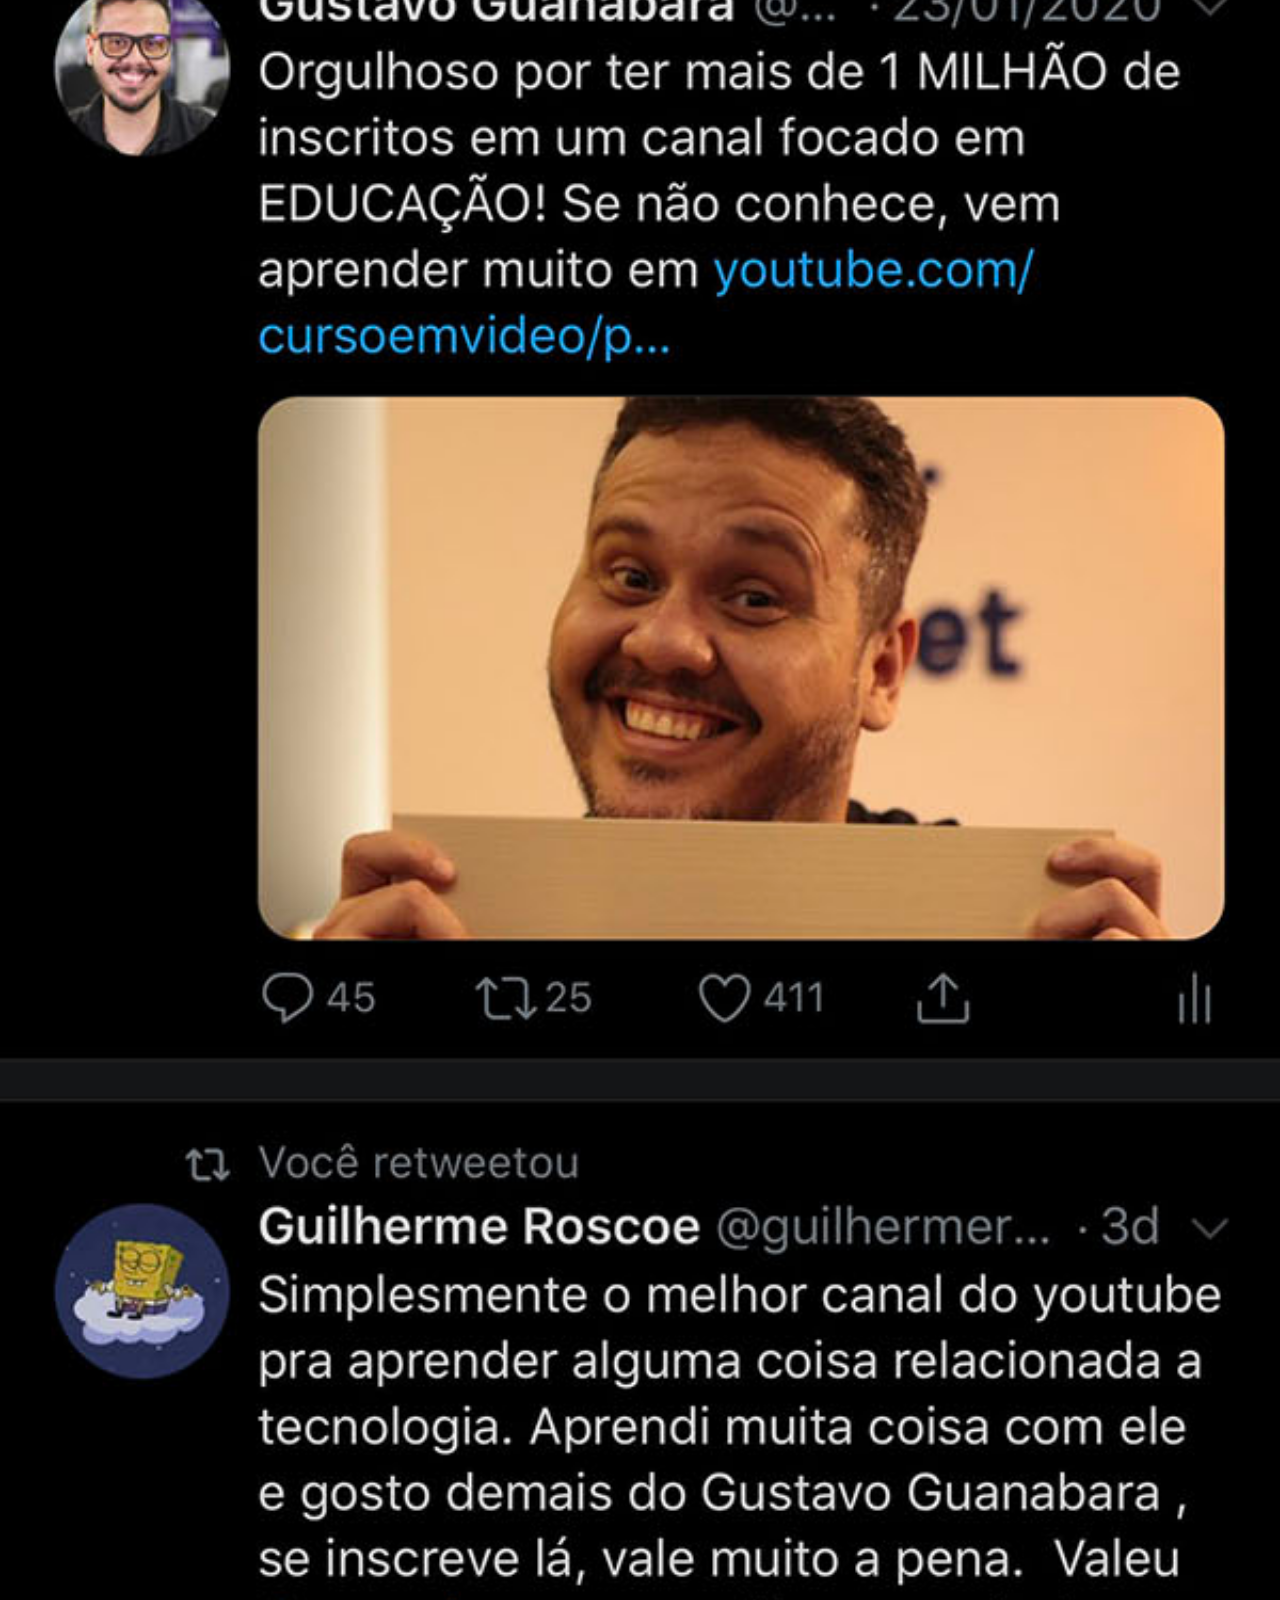
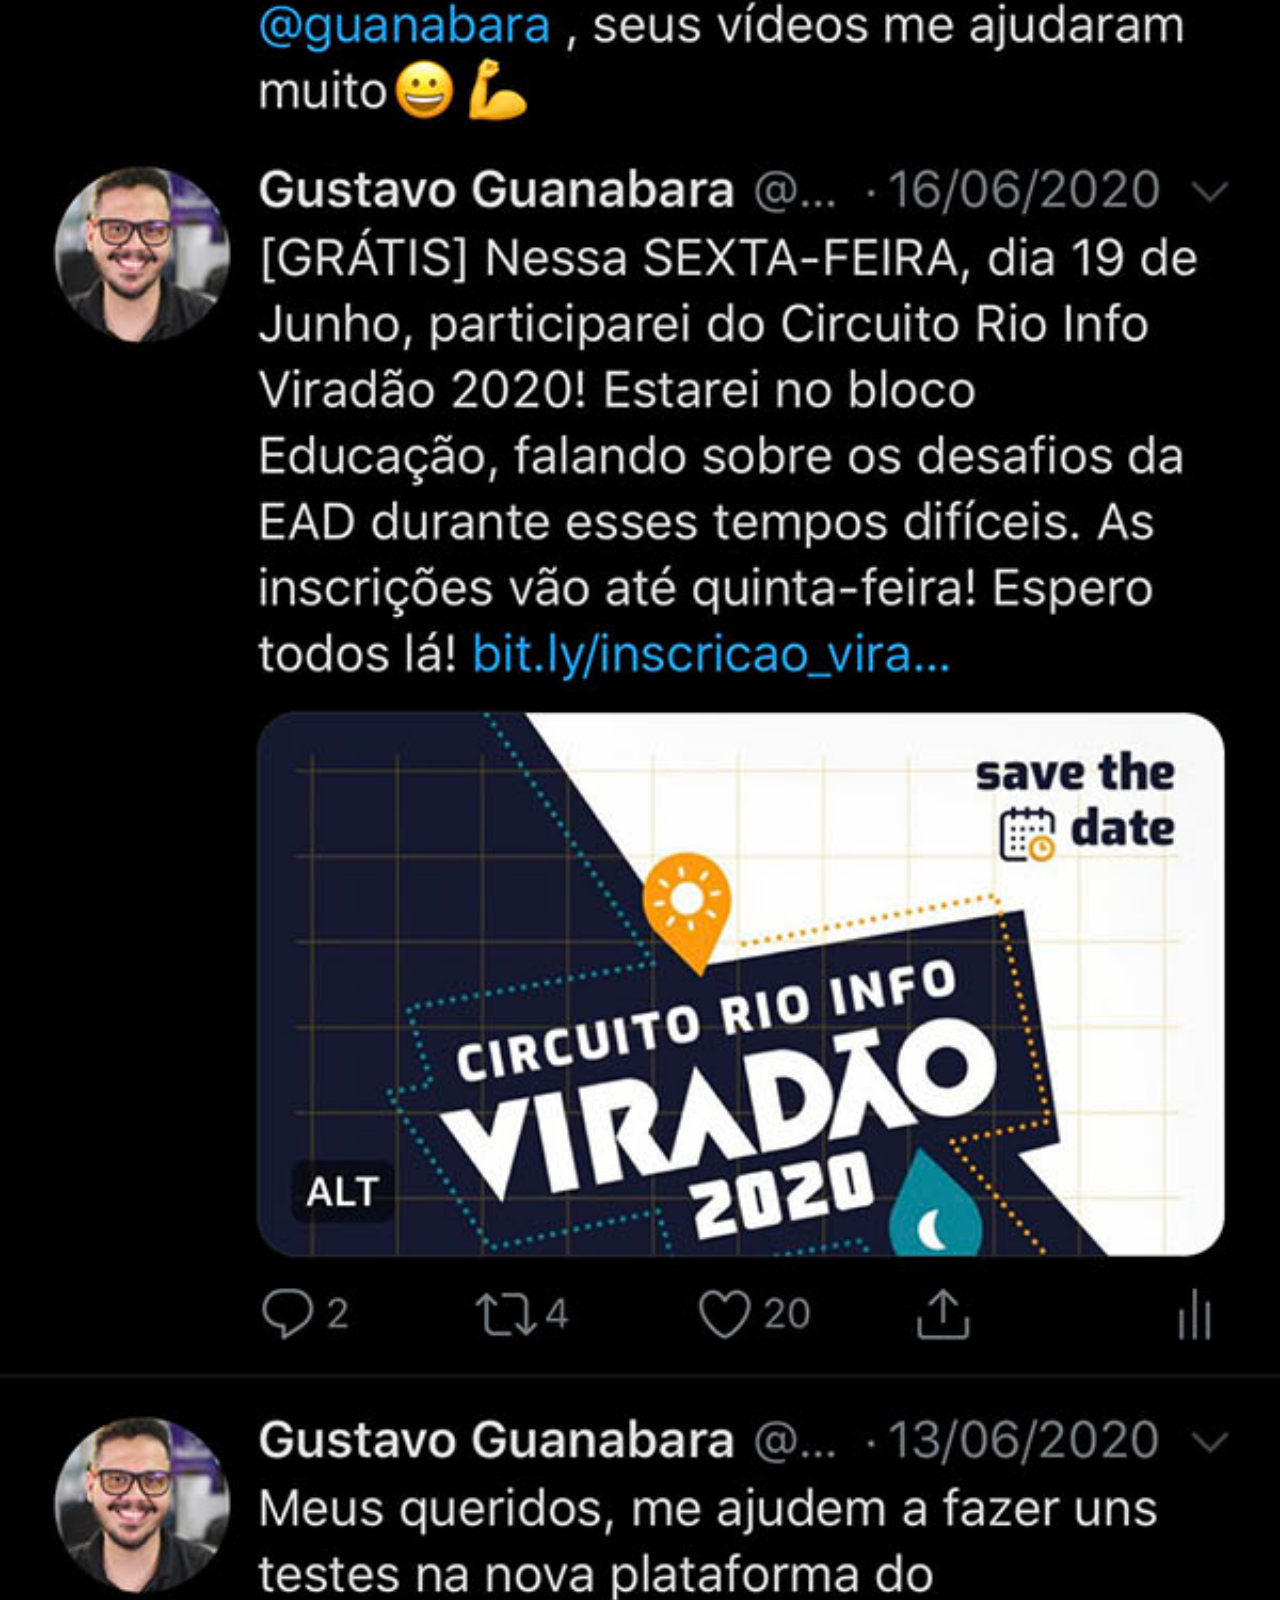
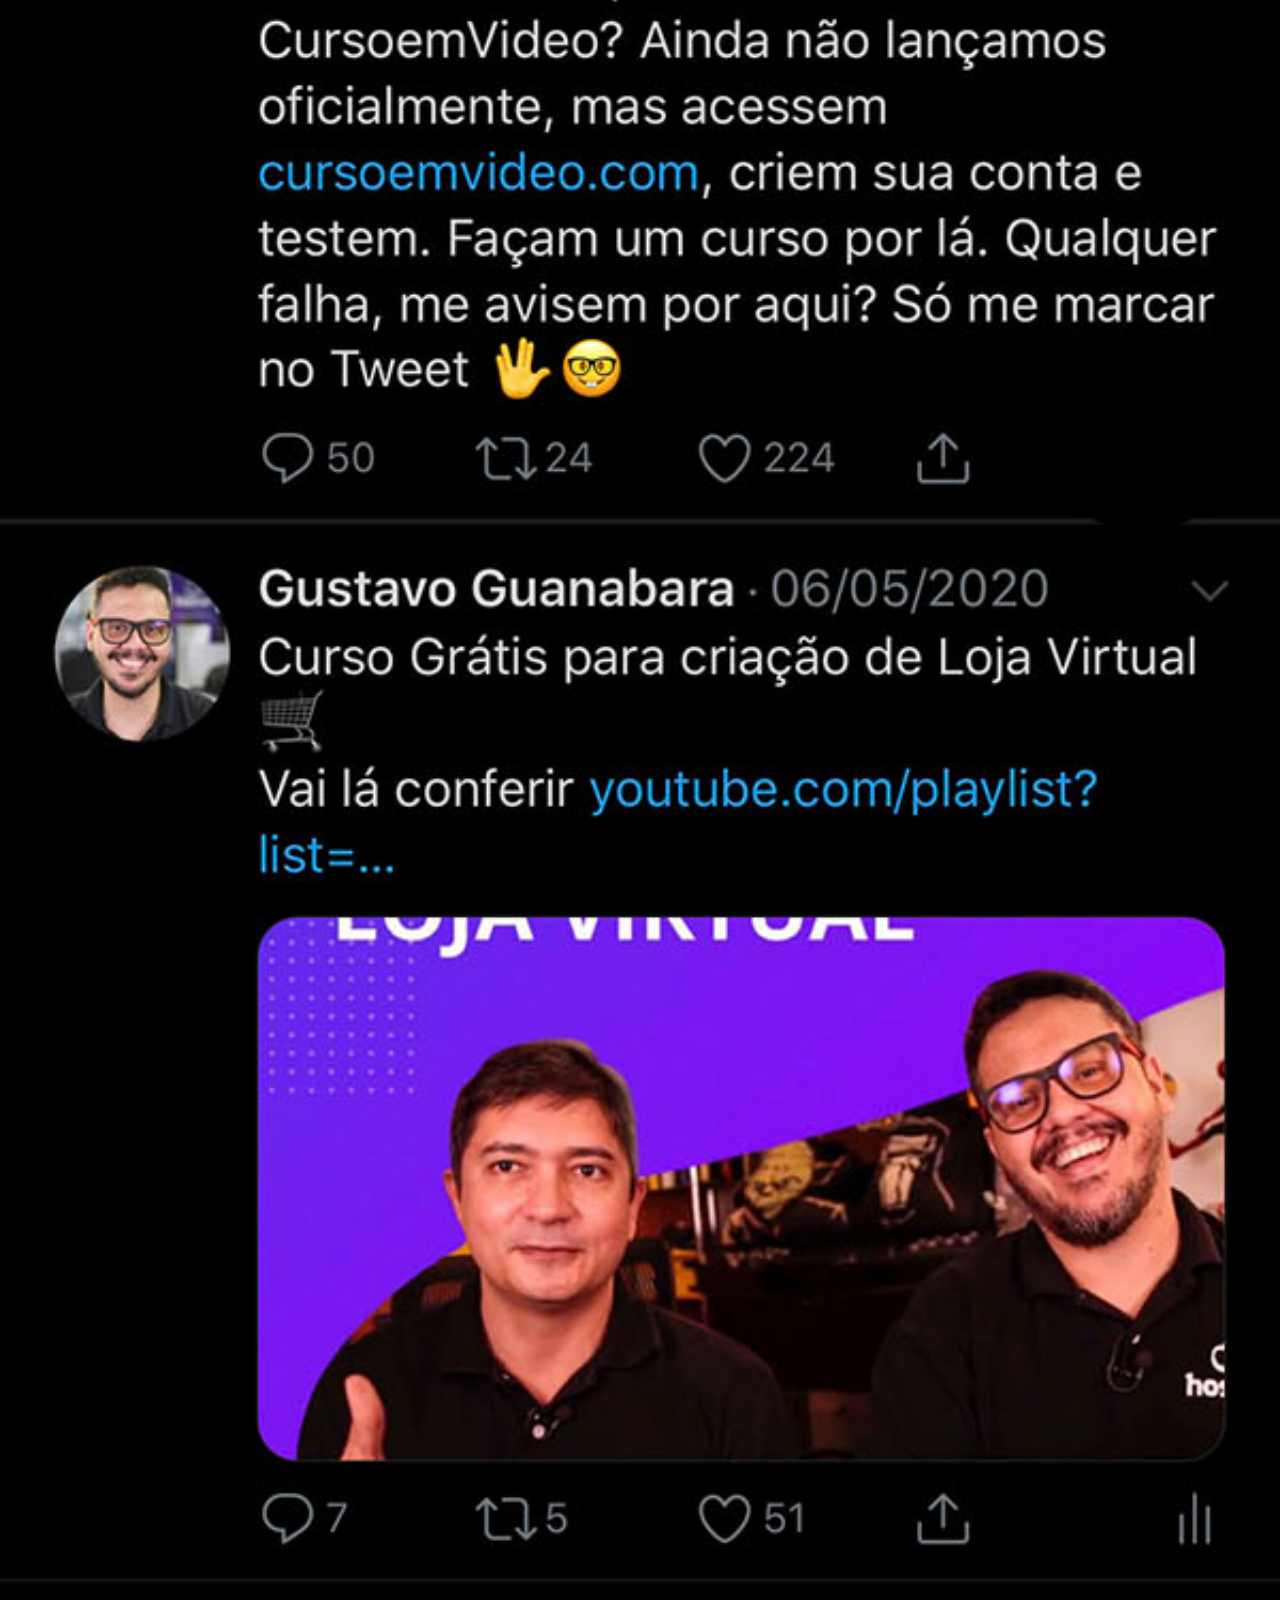
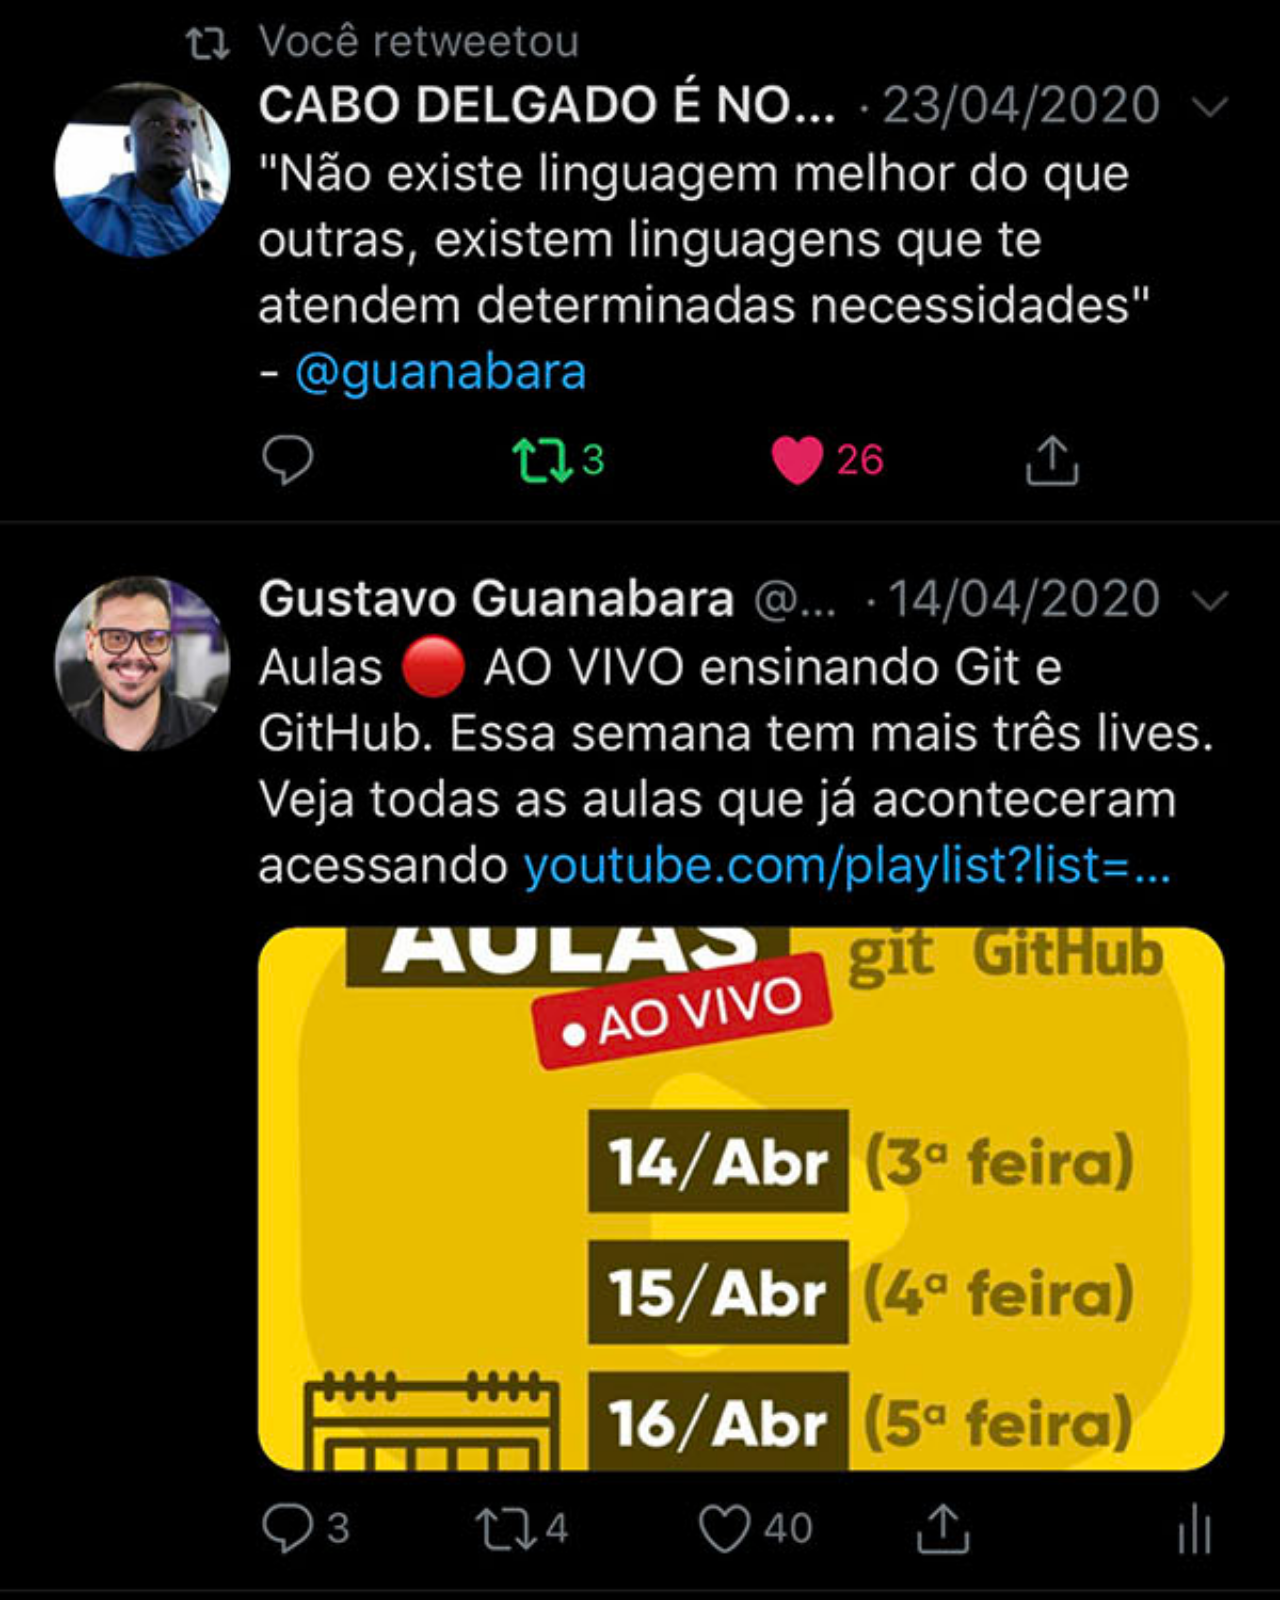
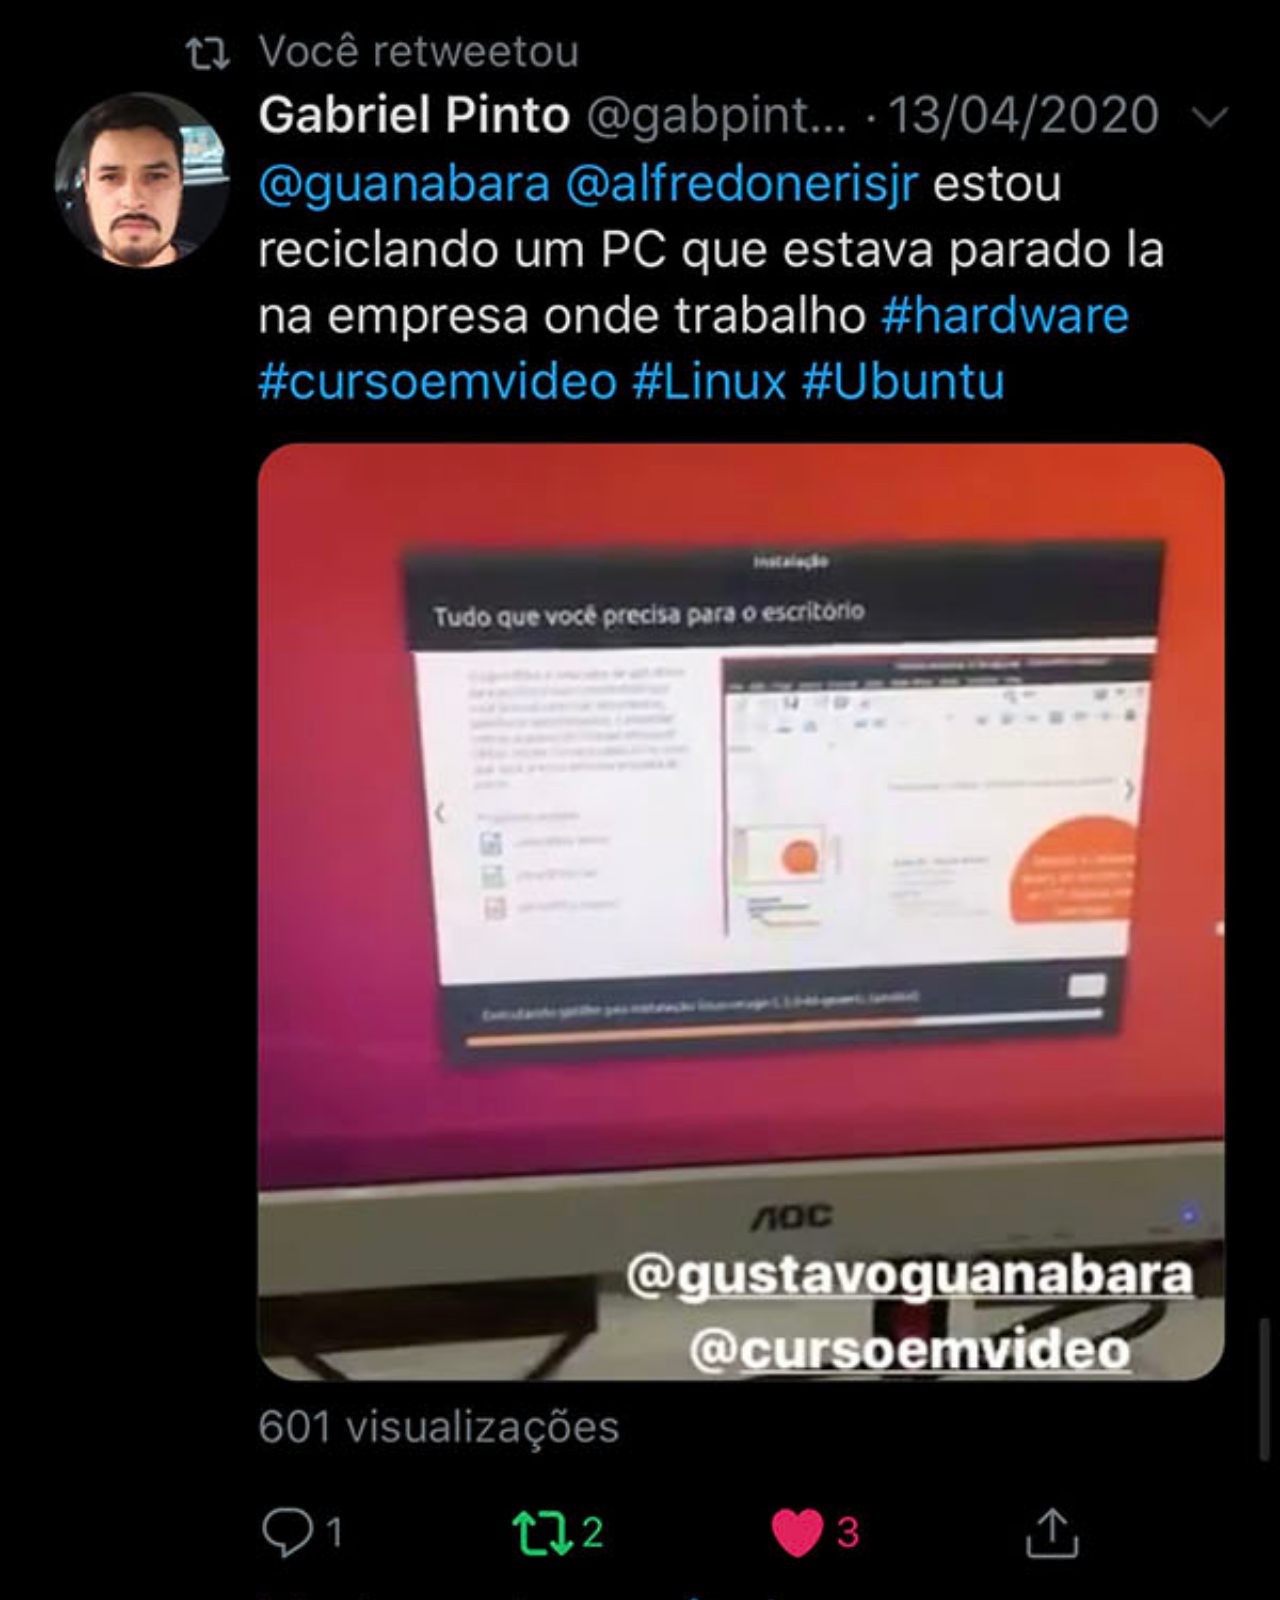
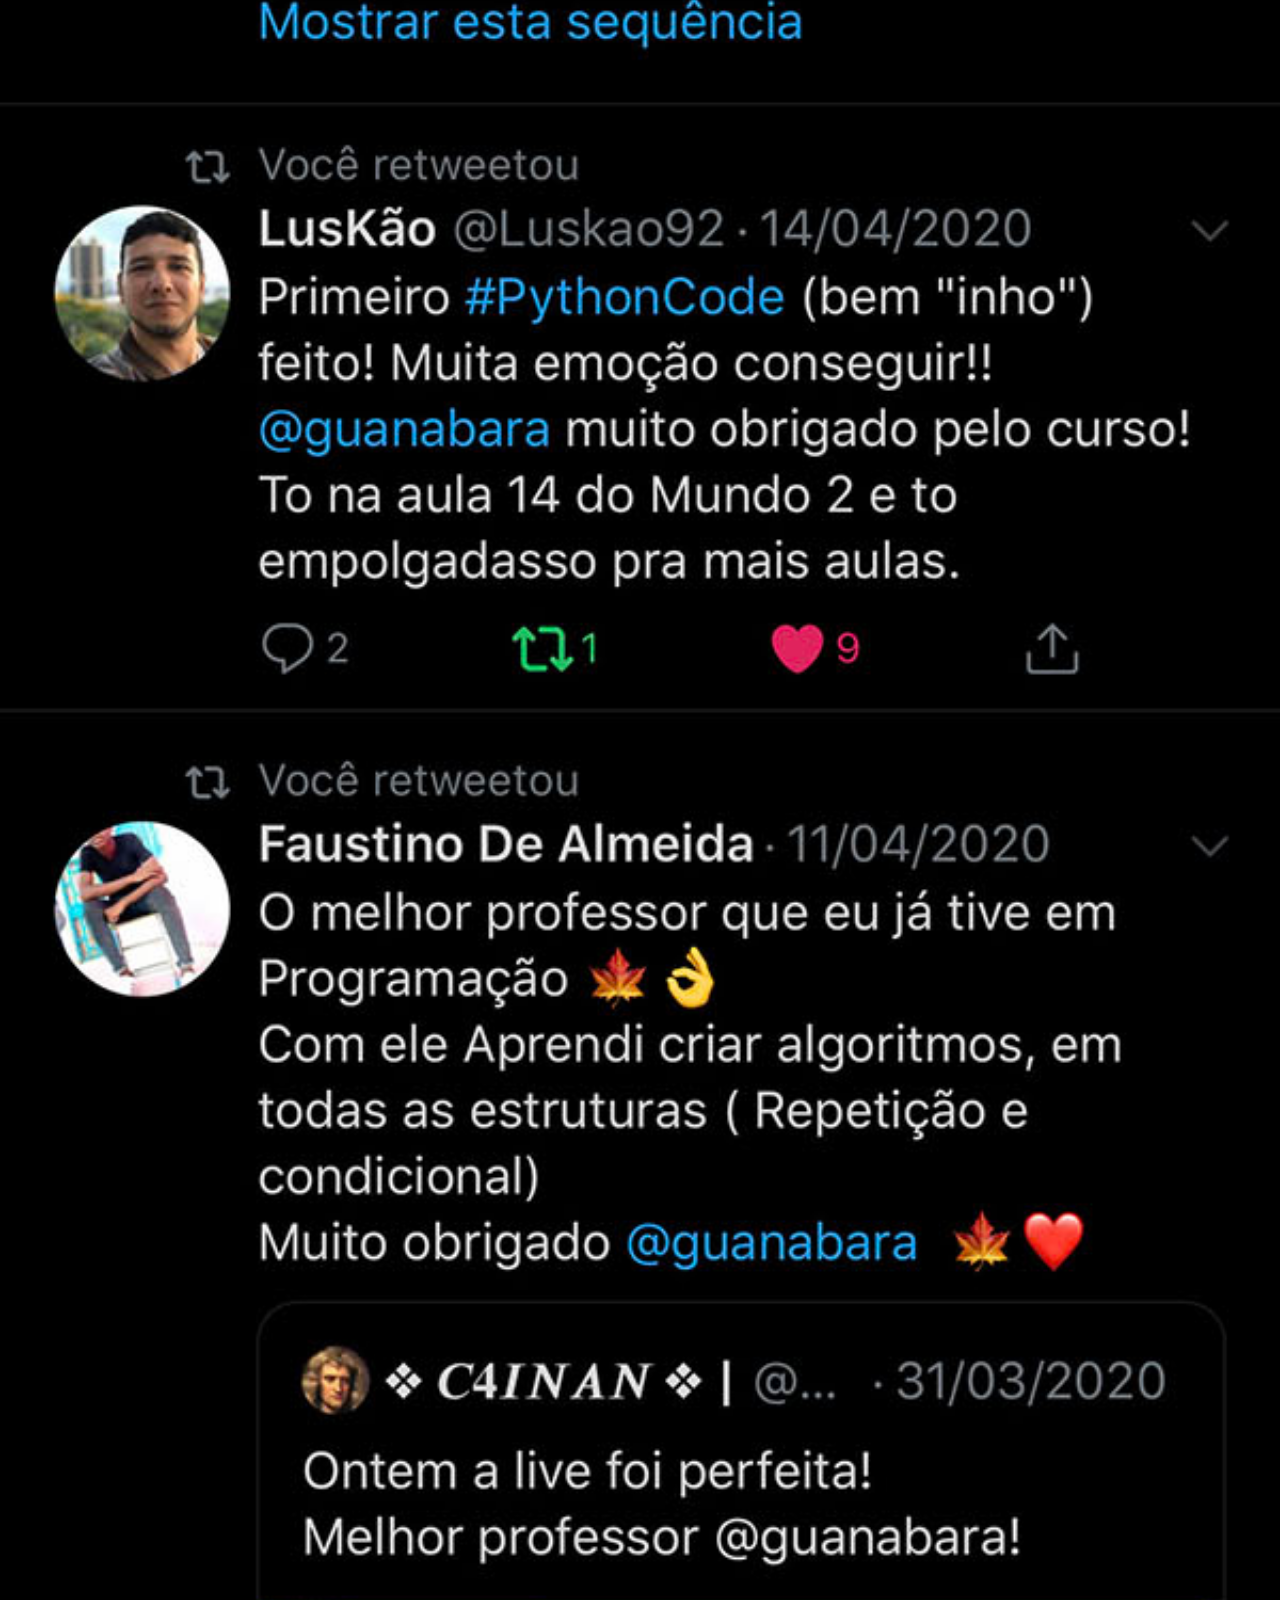
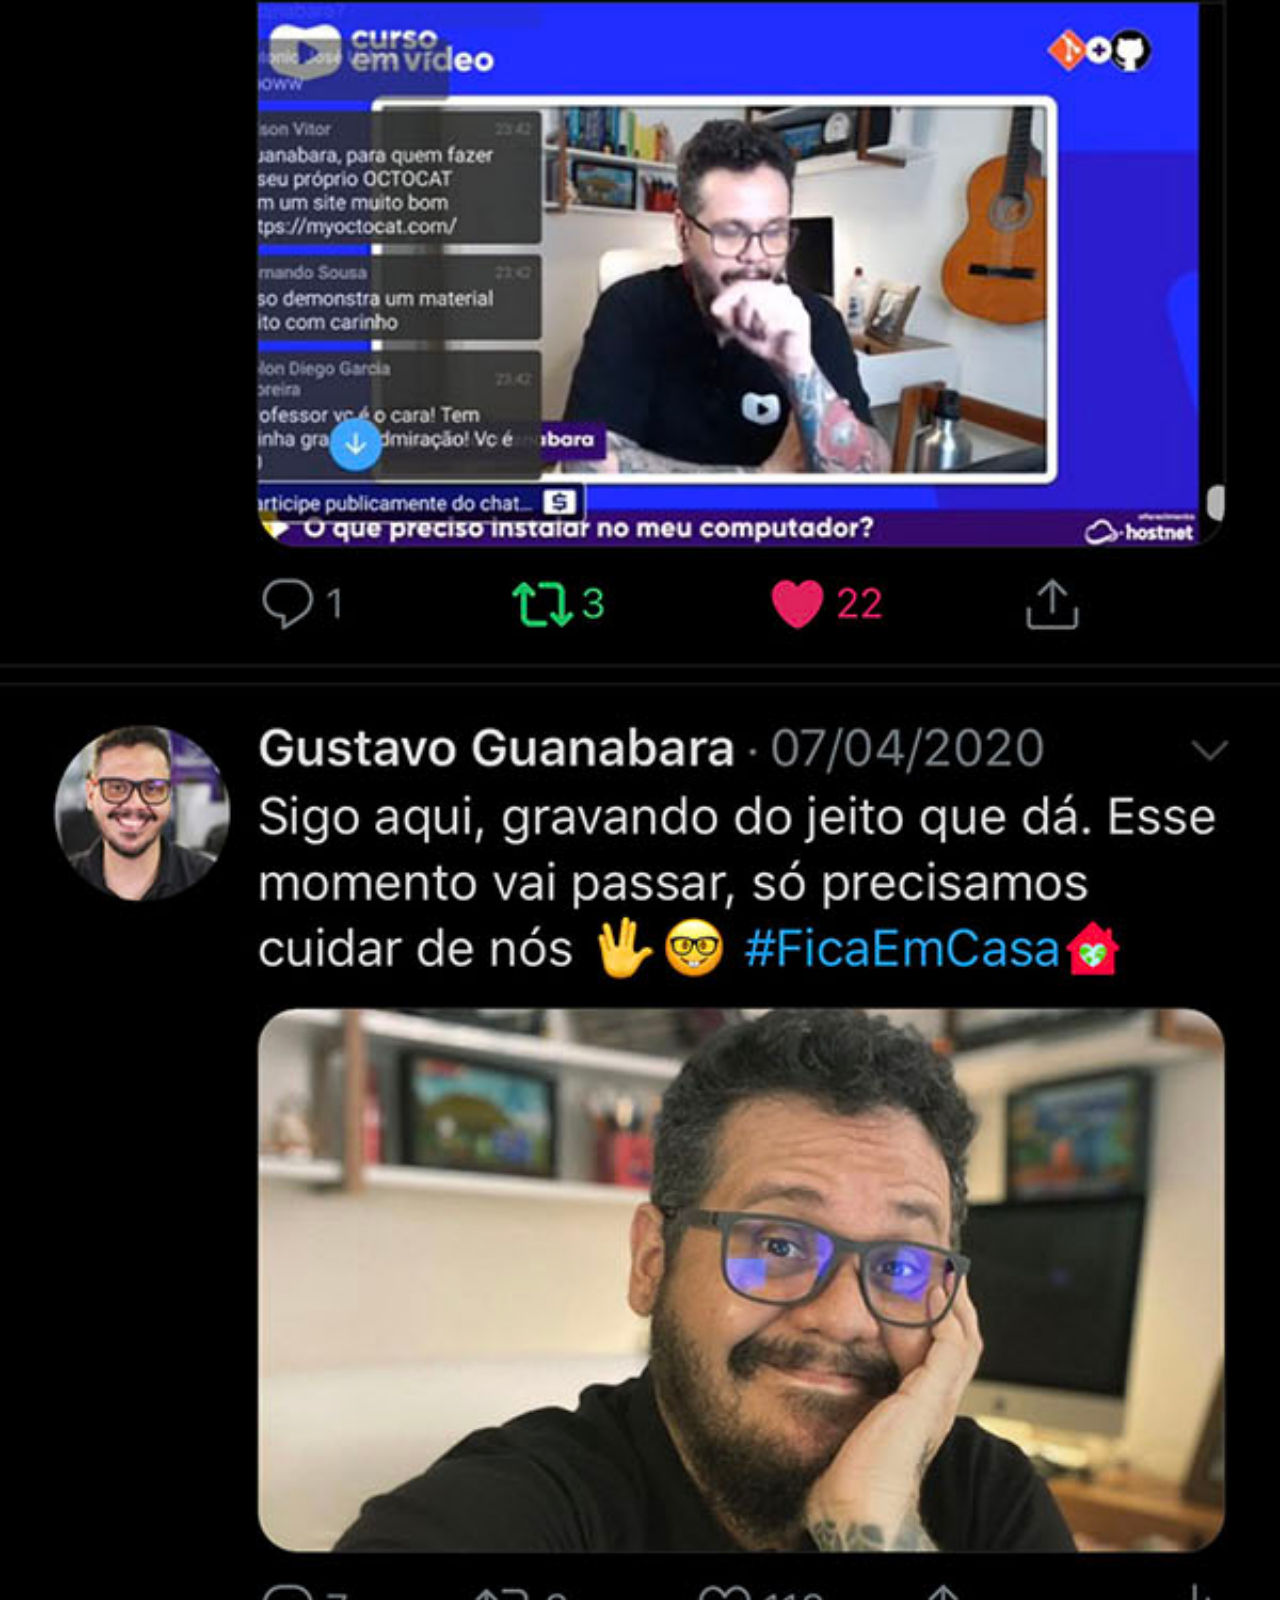
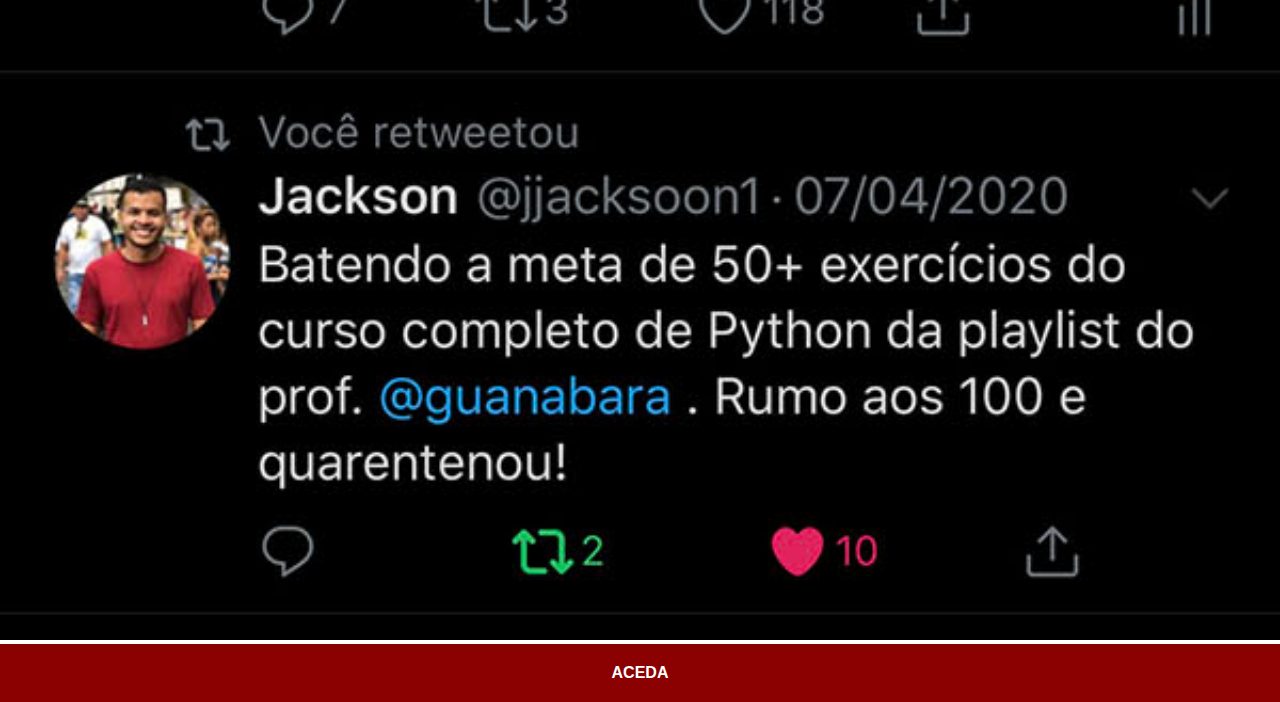
<file: twitter.html>
<!DOCTYPE html>
<html lang="pt-pt">
<head>
    <meta charset="UTF-8">
    <meta http-equiv="X-UA-Compatible" content="IE=edge">
    <meta name="viewport" content="width=device-width, initial-scale=1.0">
    <title>Twitter</title>
    <link rel="stylesheet" href="estilos/social.css">
</head>
<body>
    <img src="imagens/tela-twitter.jpg" alt="Twitter">
    <a href="https://twitter.com/home?lang=pt" target="_blank">ACEDA</a>
</body>
</html>
</file>
<file: estilos/styles.css>
@charset "UTF-8";

* {
    margin: 0px;
    padding: 0px;
    font-family: Arial, Helvetica, sans-serif;
}

html, body {
    height: 100vh;
    width: 100vw;
    background-color: black;
}

body {
    background: url('../imagens/fundo-madeira.jpg') no-repeat top center;
    background-size: cover;
    background-attachment: fixed;
}

main {
    position: relative;
    height: 100vh;
}

section#telefone {
    position: absolute;
    top: 50%;
    left: 50%;
    transform: translate(-50%, -50%);
    height: 627px;
    width: 311px;
    background: url('../imagens/frame-iphone.png') no-repeat;
}

iframe#tela {
    position: relative;
    top: 80px;
    left: 21px;
    width: 269px;
    height: 471px;
}

section#redes-sociais {
    text-align: right;
}

section#redes-sociais img {
    width: 50px;
    margin: 10px;
    border-radius: 50%;
    box-shadow: 2px 2px 5px rgba(0, 0, 0, 0.400);
    box-sizing: border-box;
}

section#redes-sociais img:hover {
    border: 2px solid rgba(255, 255, 255, 0.640);
    transform: translate(-3px, -3px);
    box-shadow: 5px 5px 10px rgba(0, 0, 0, 0.625);
    transition: transform .3s border 1s;
}
</file>
<file: estilos/social.css>
@charset "utf-8";

*{
    margin: 0px;
    padding: 0px;
    font-family: Arial, Helvetica, sans-serif;
}

::-webkit-scrollbar {
    width: 0px;
    height: 0px;
}

img {
    width: 100vw;
    }

a {
    display: block;
    background-color: darkred;
    color: white;
    padding: 20px;
    text-align: center;
    font-weight: bolder;
    text-decoration: none;
}
    
a:hover {
    background-color: red;
}
</file>
